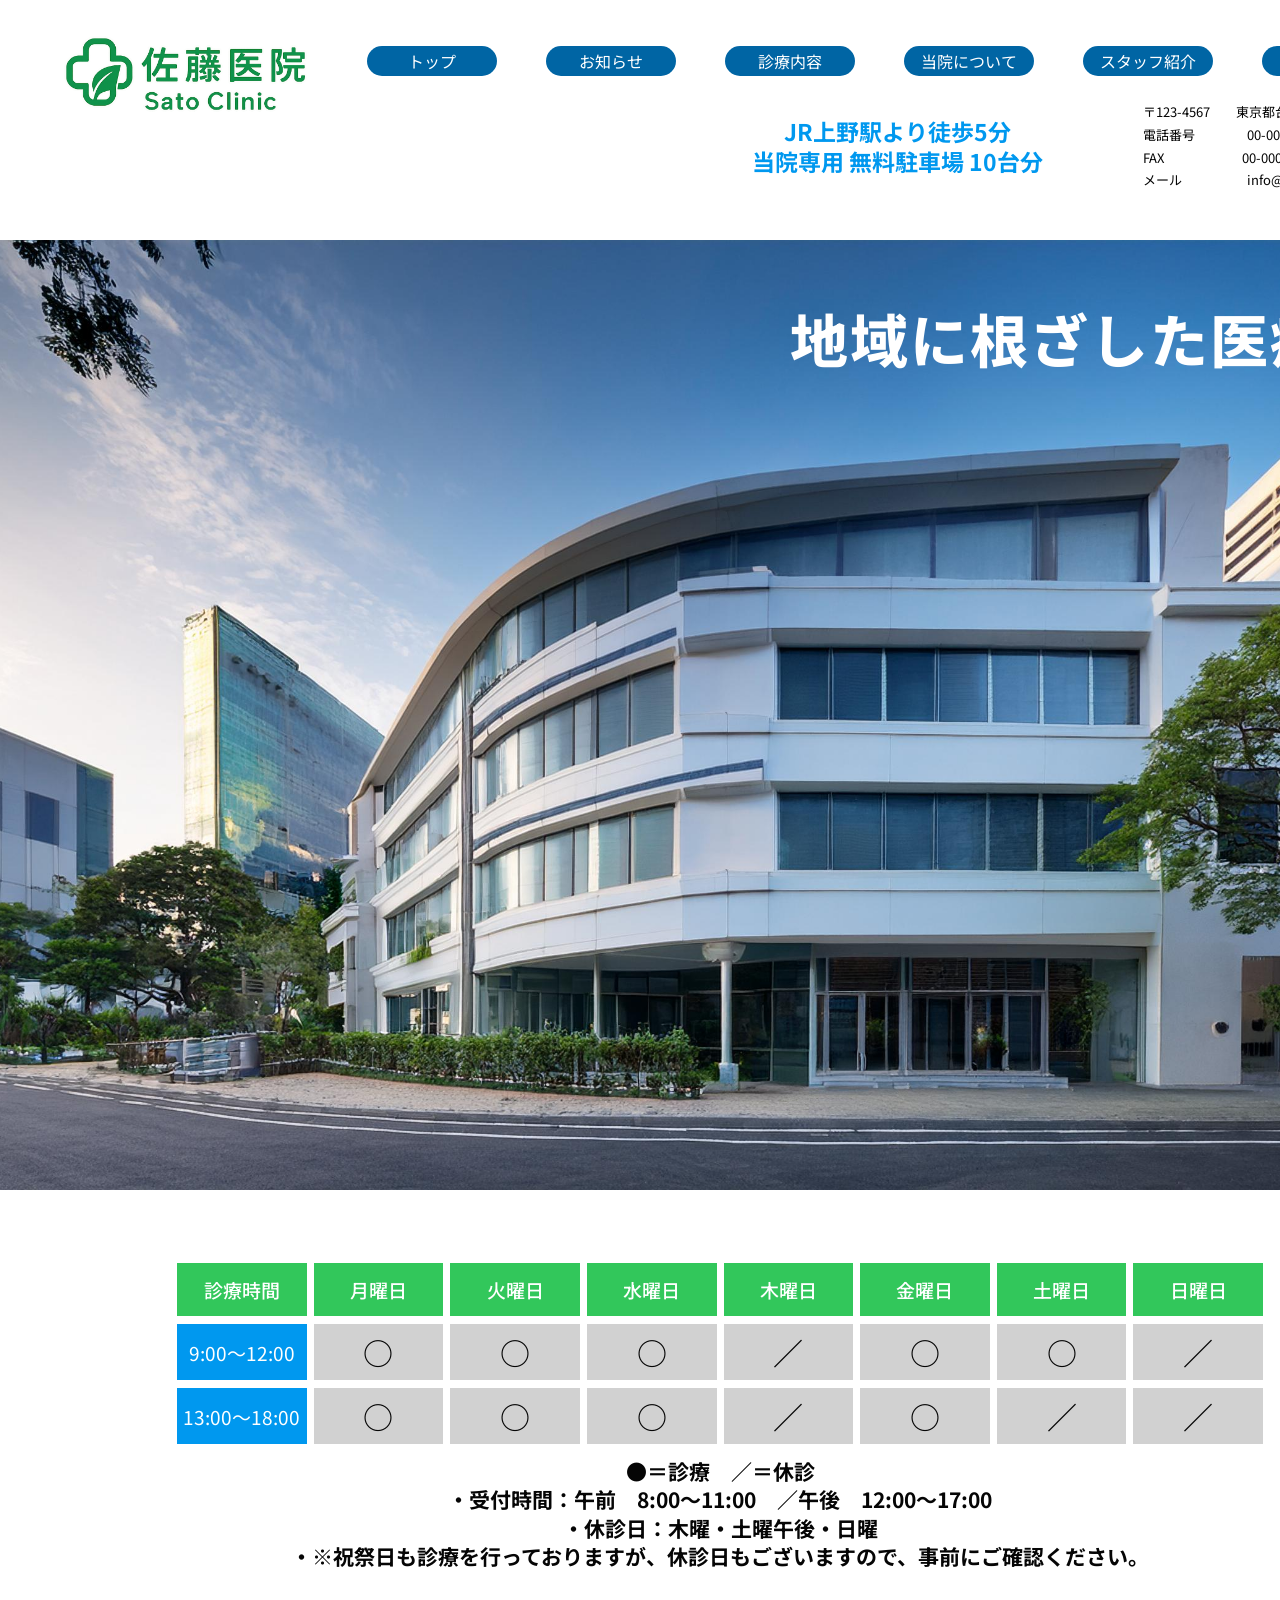
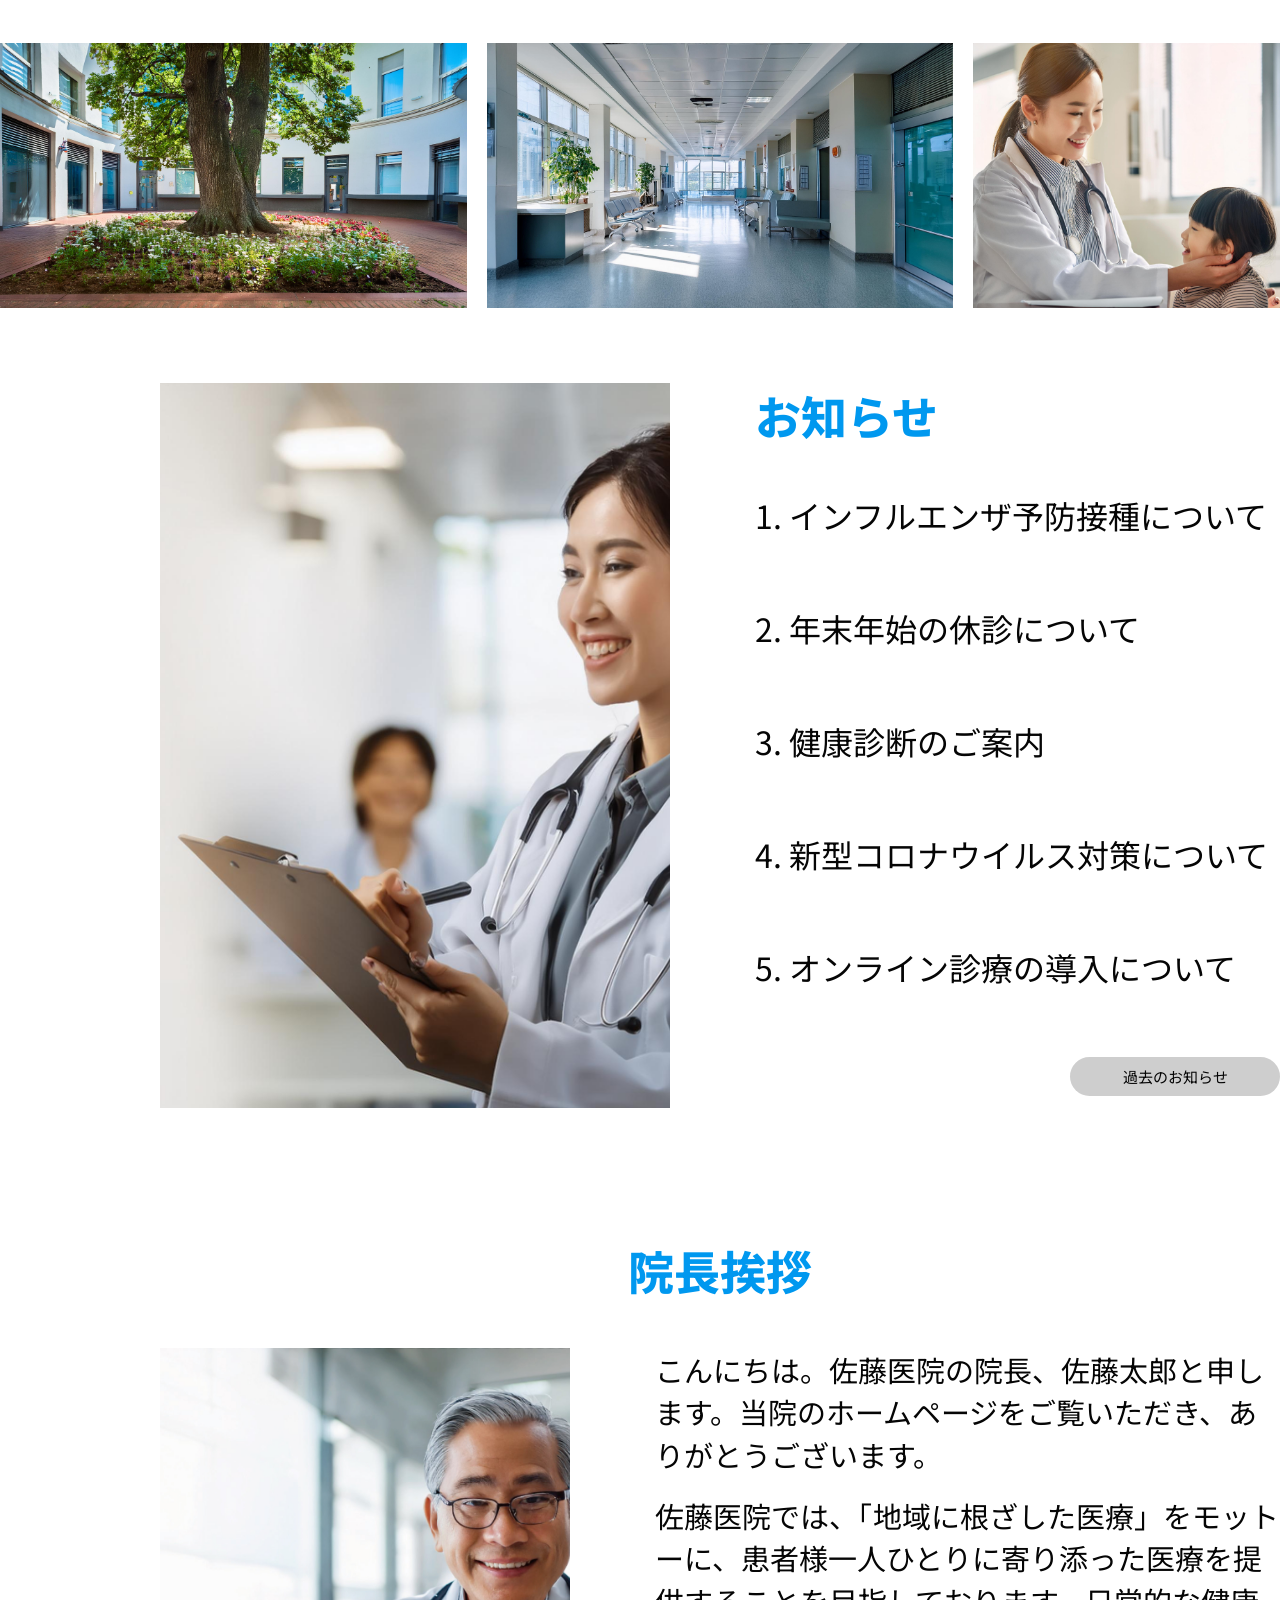
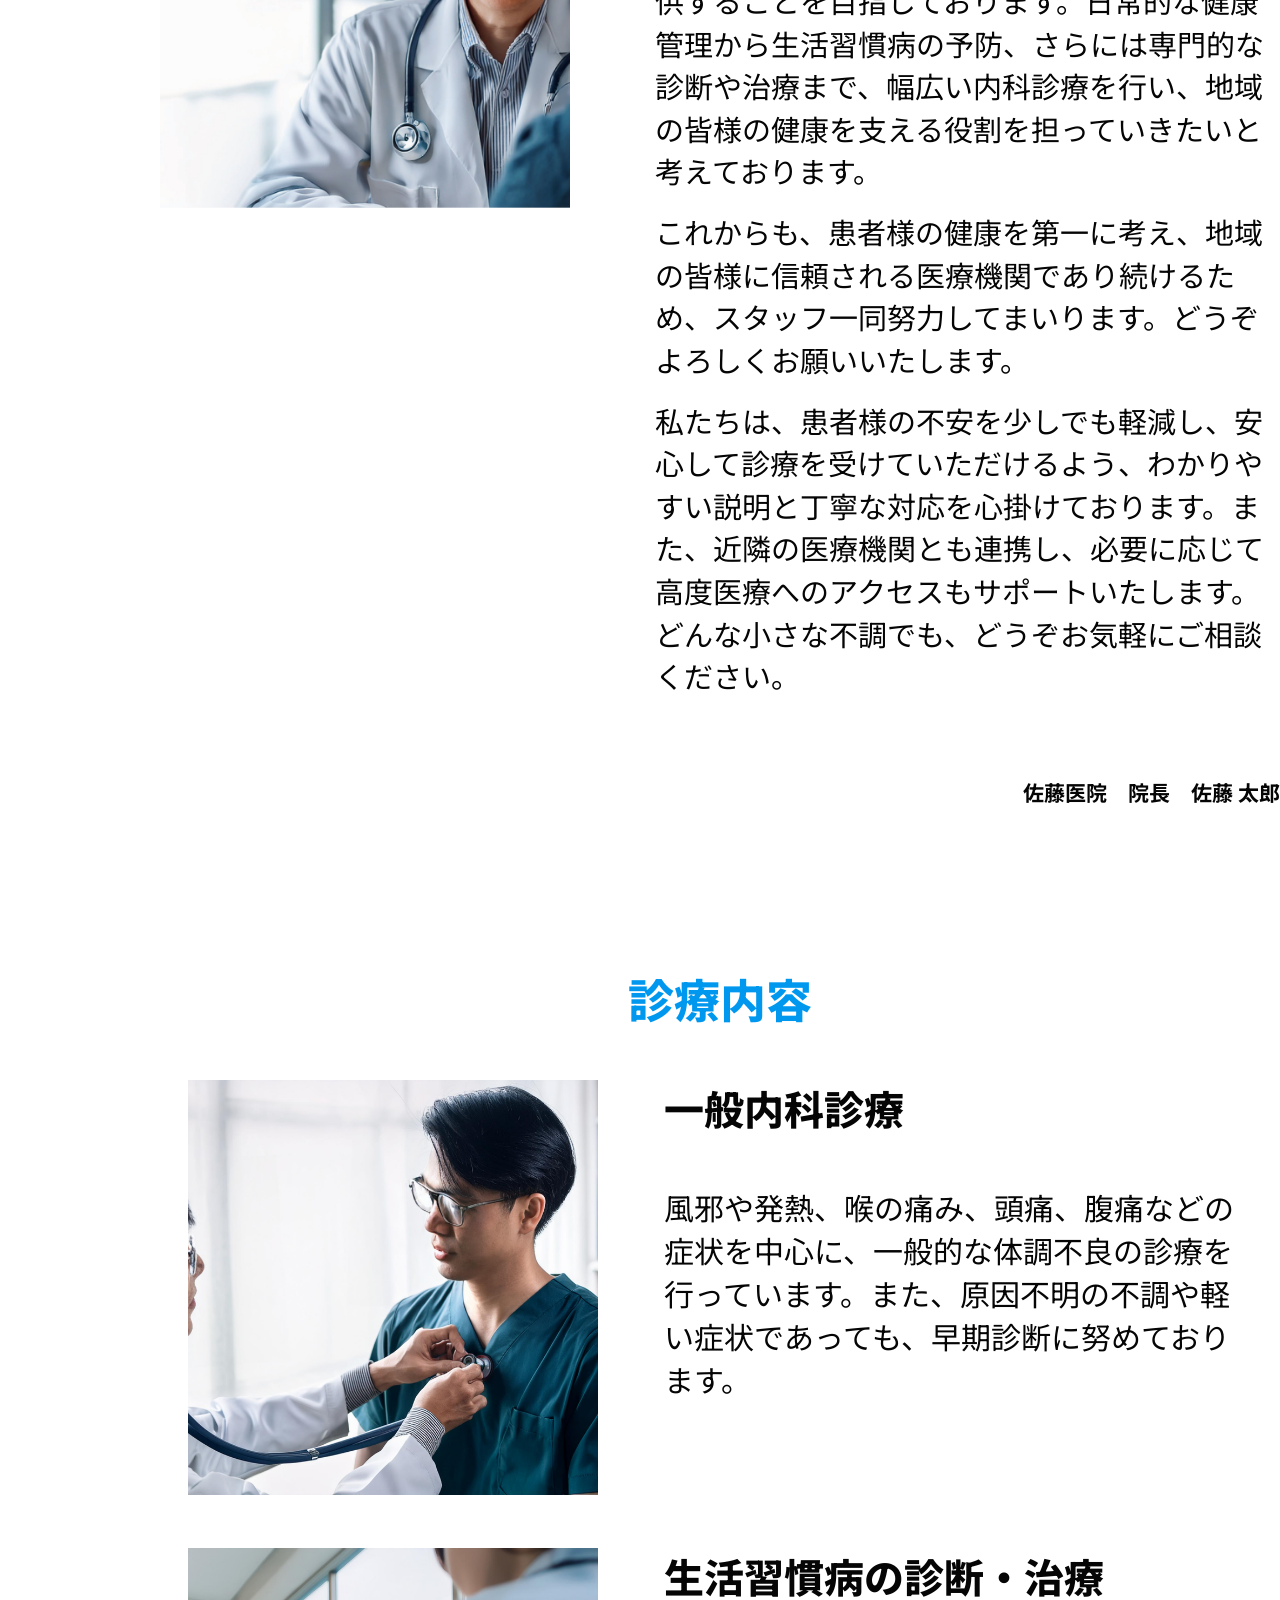
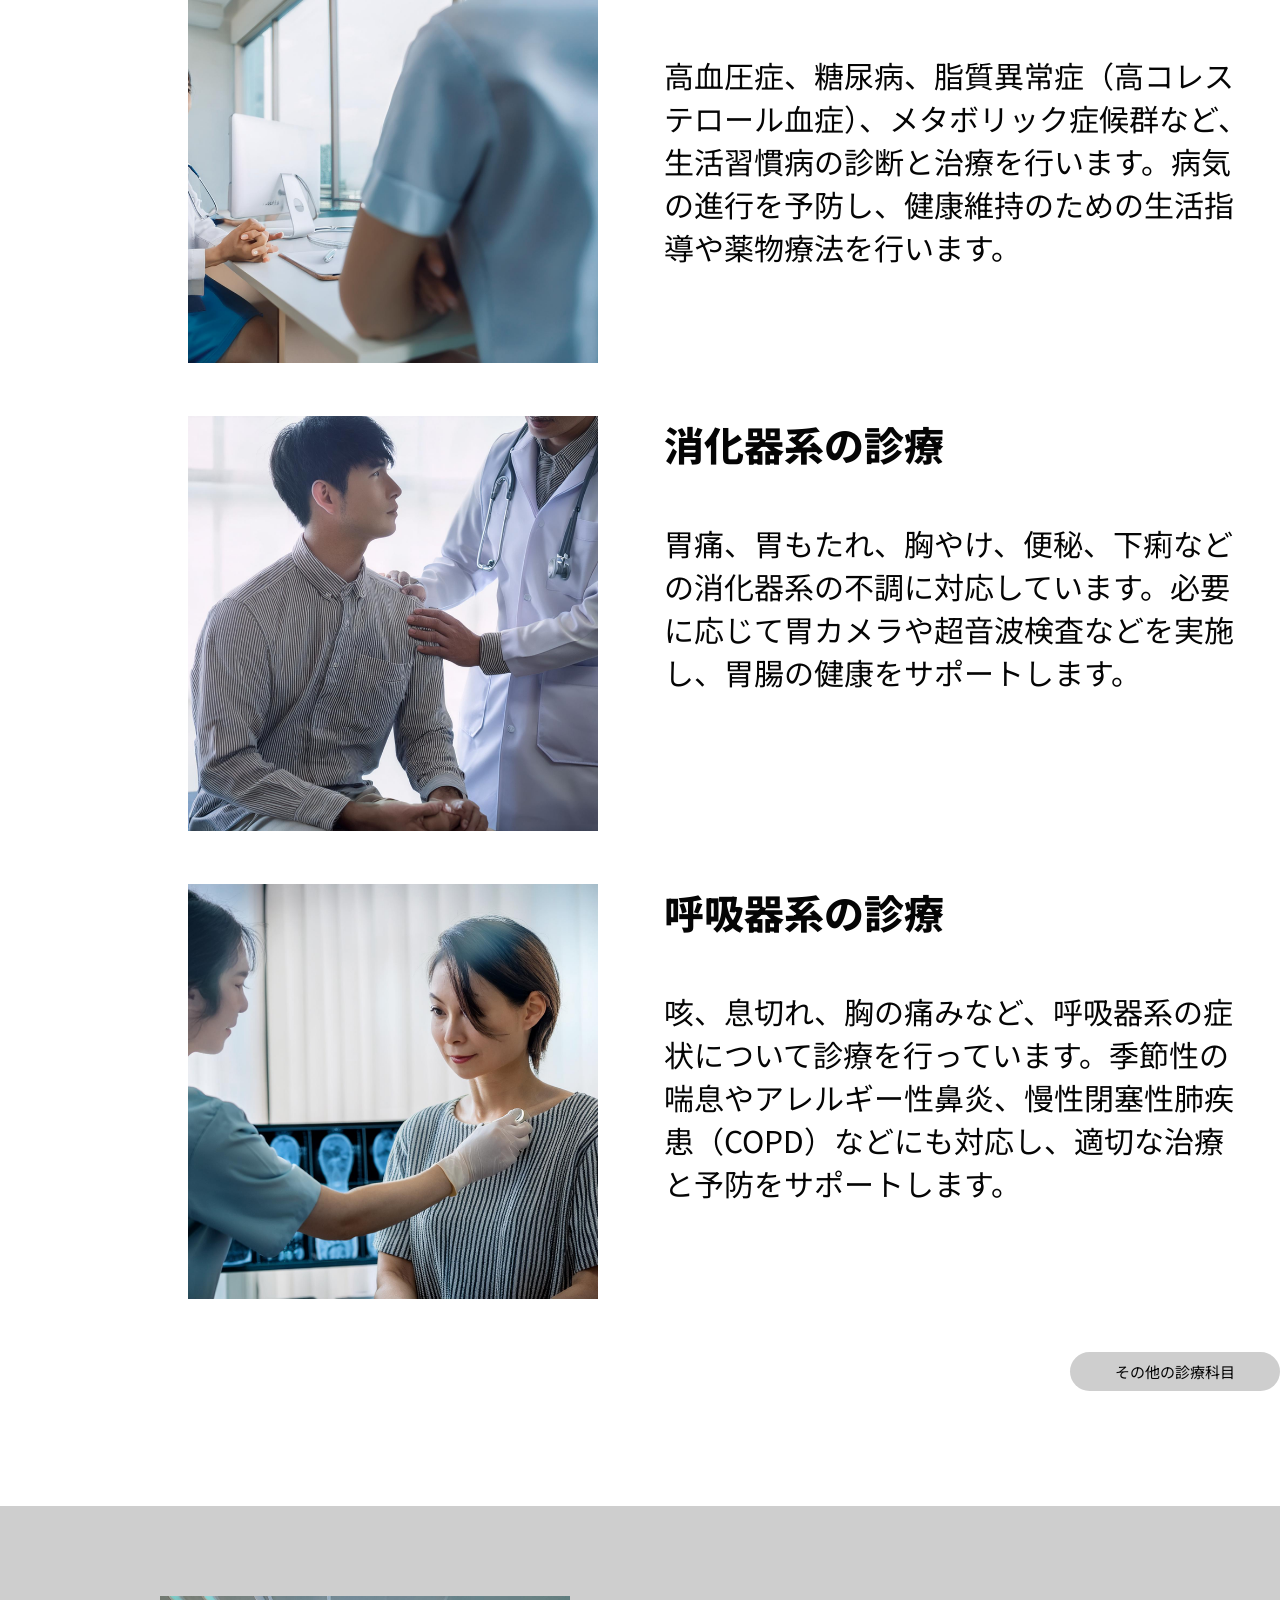
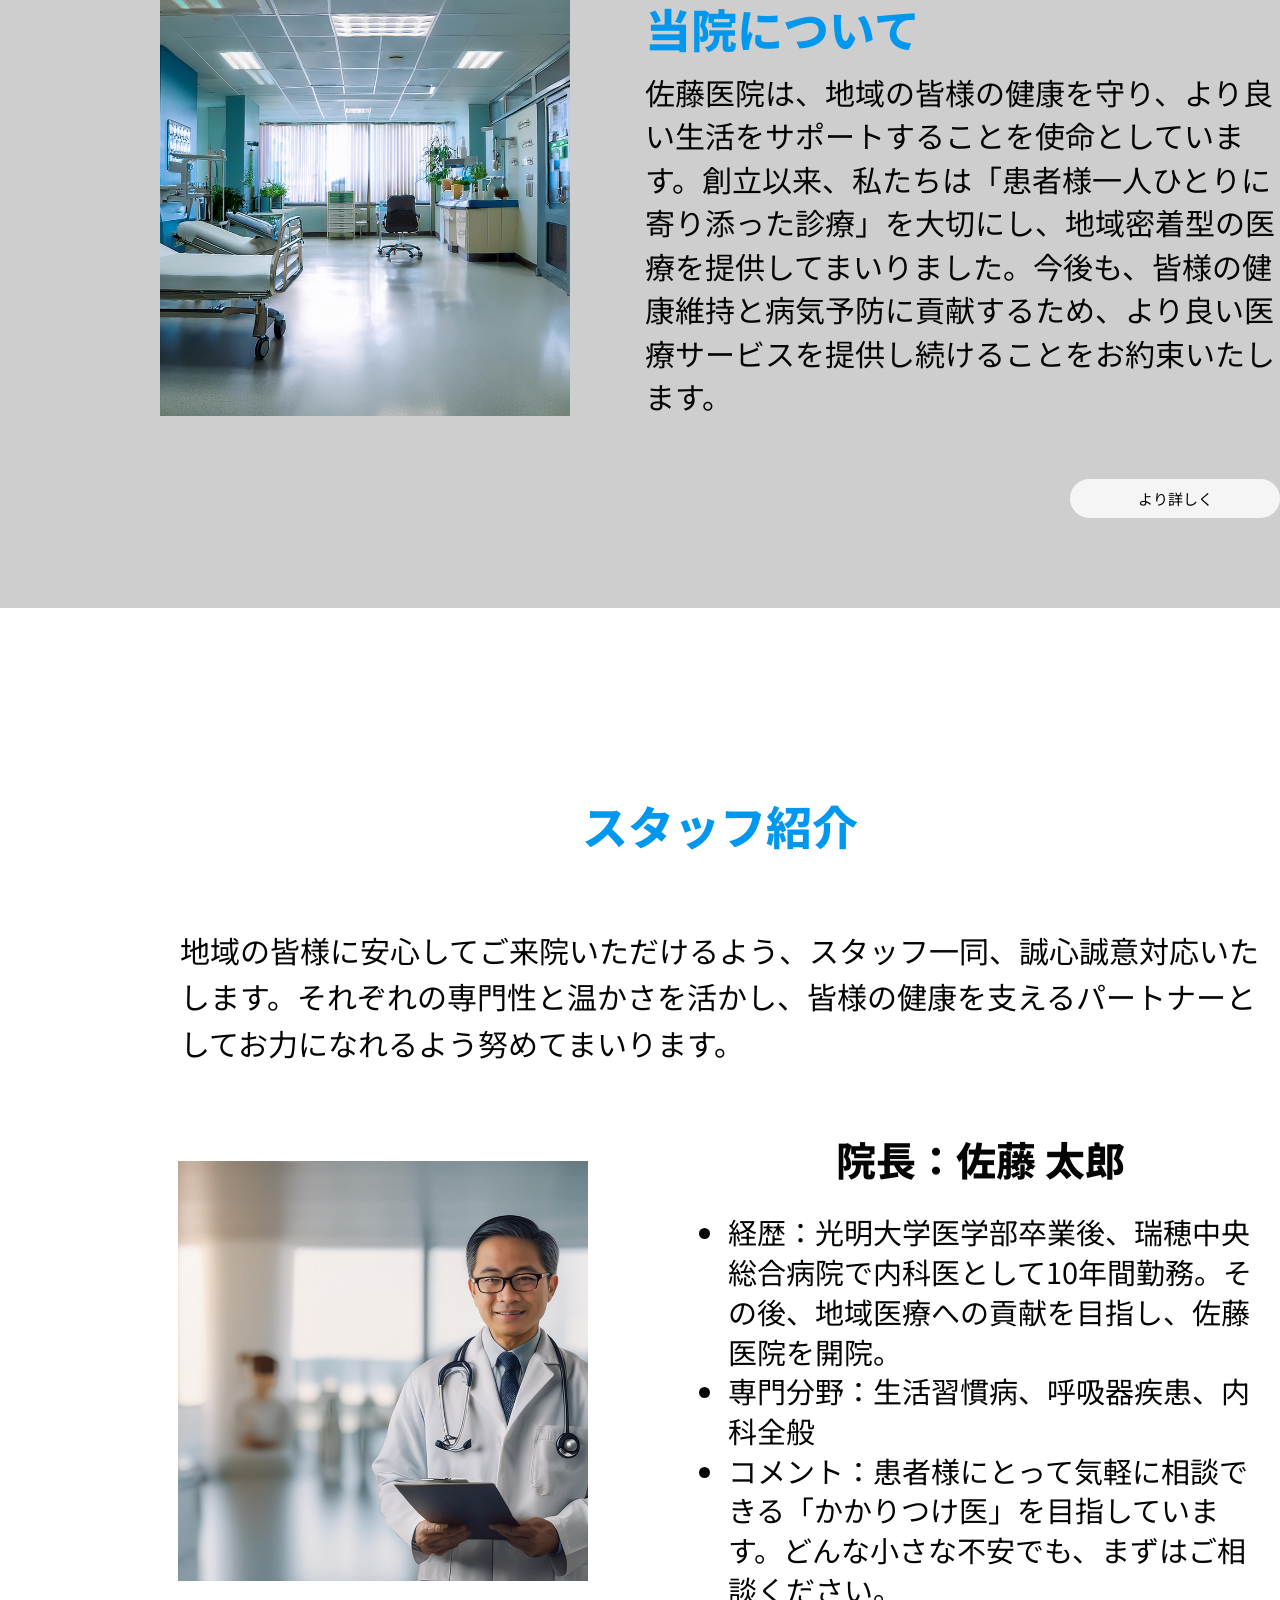
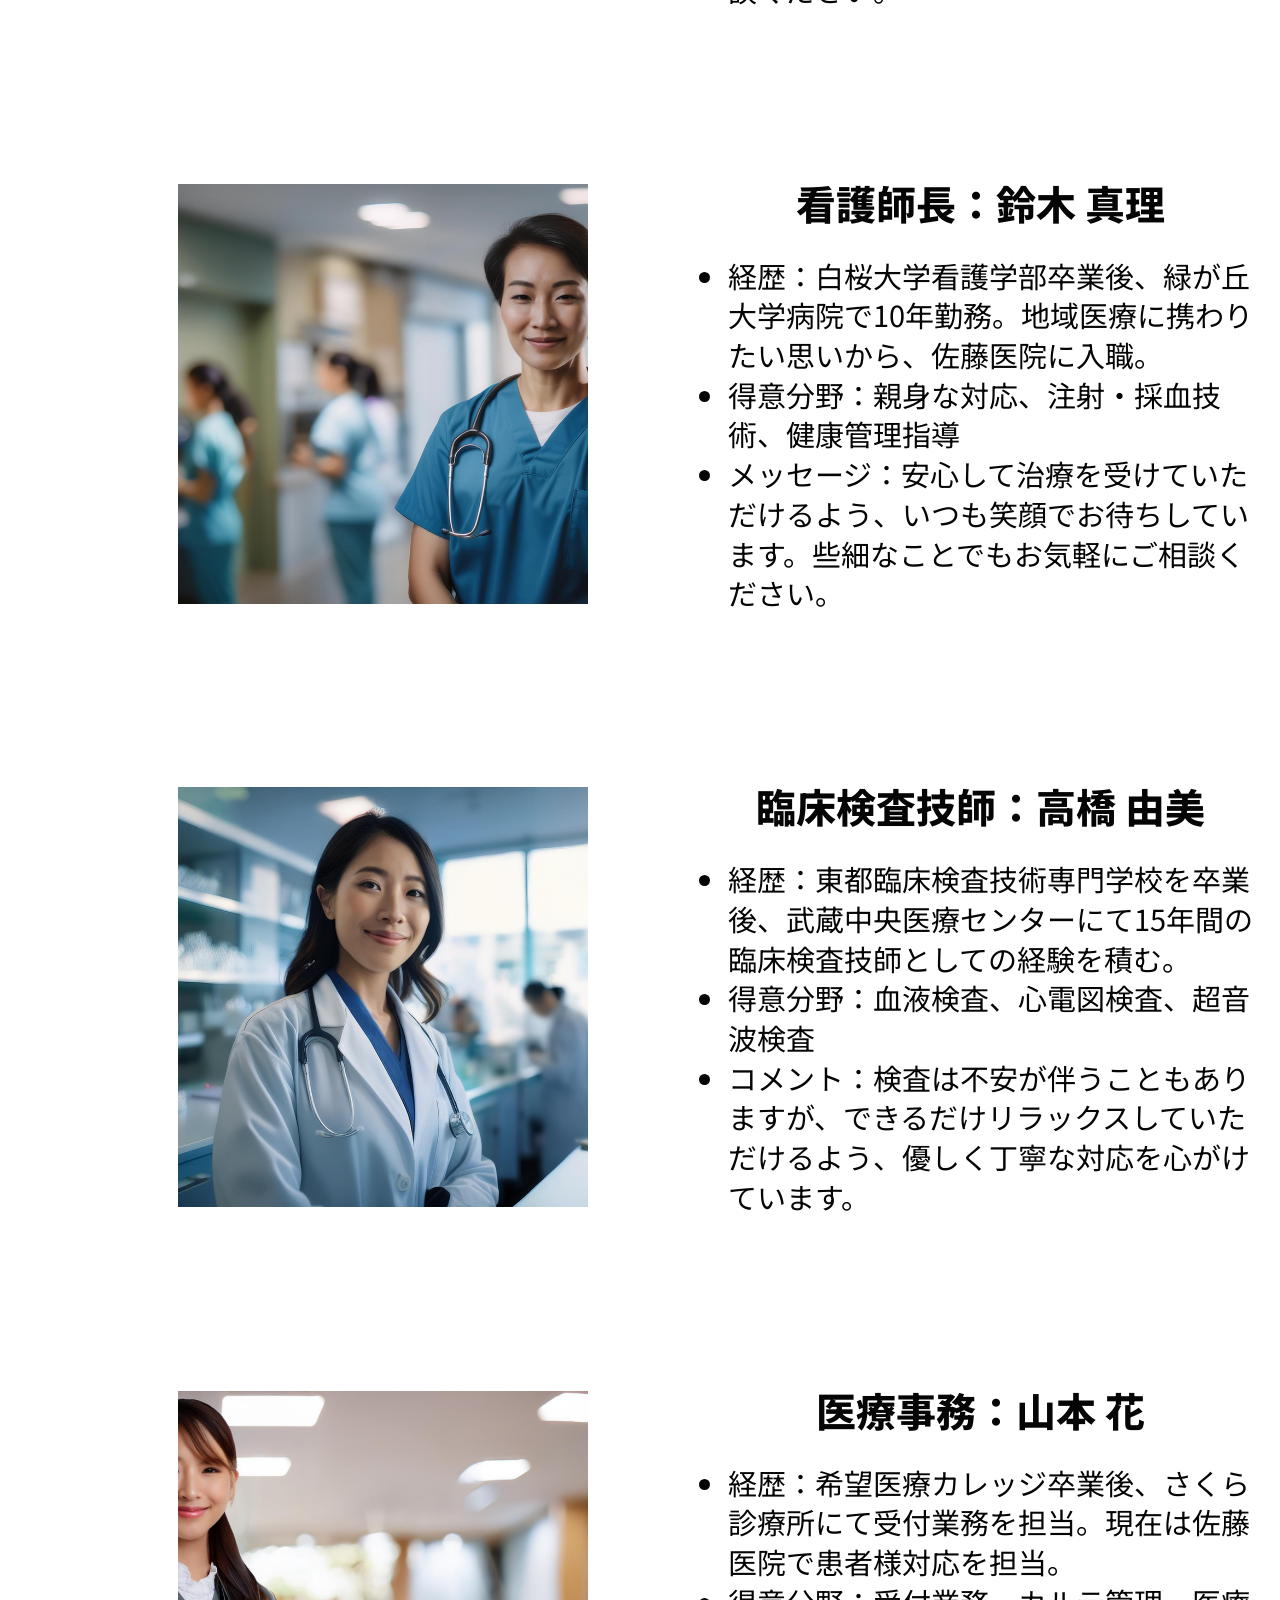
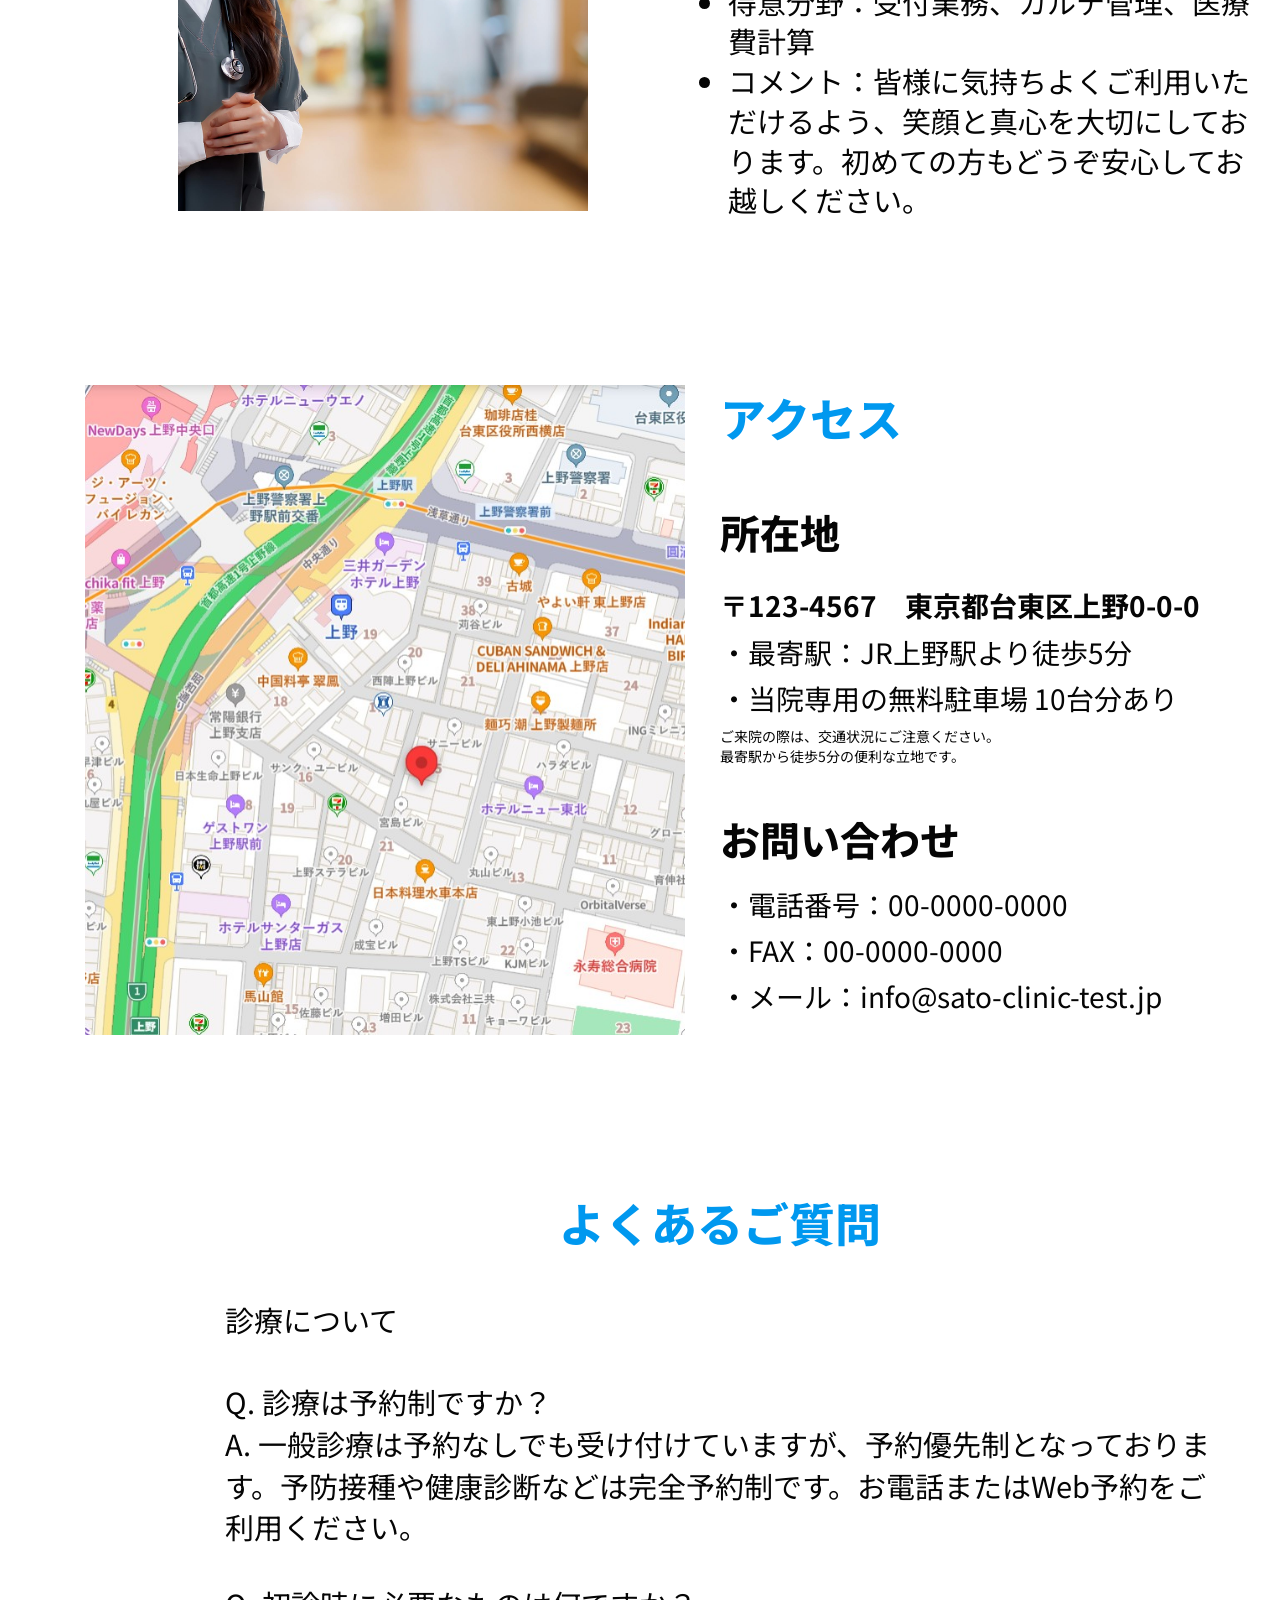
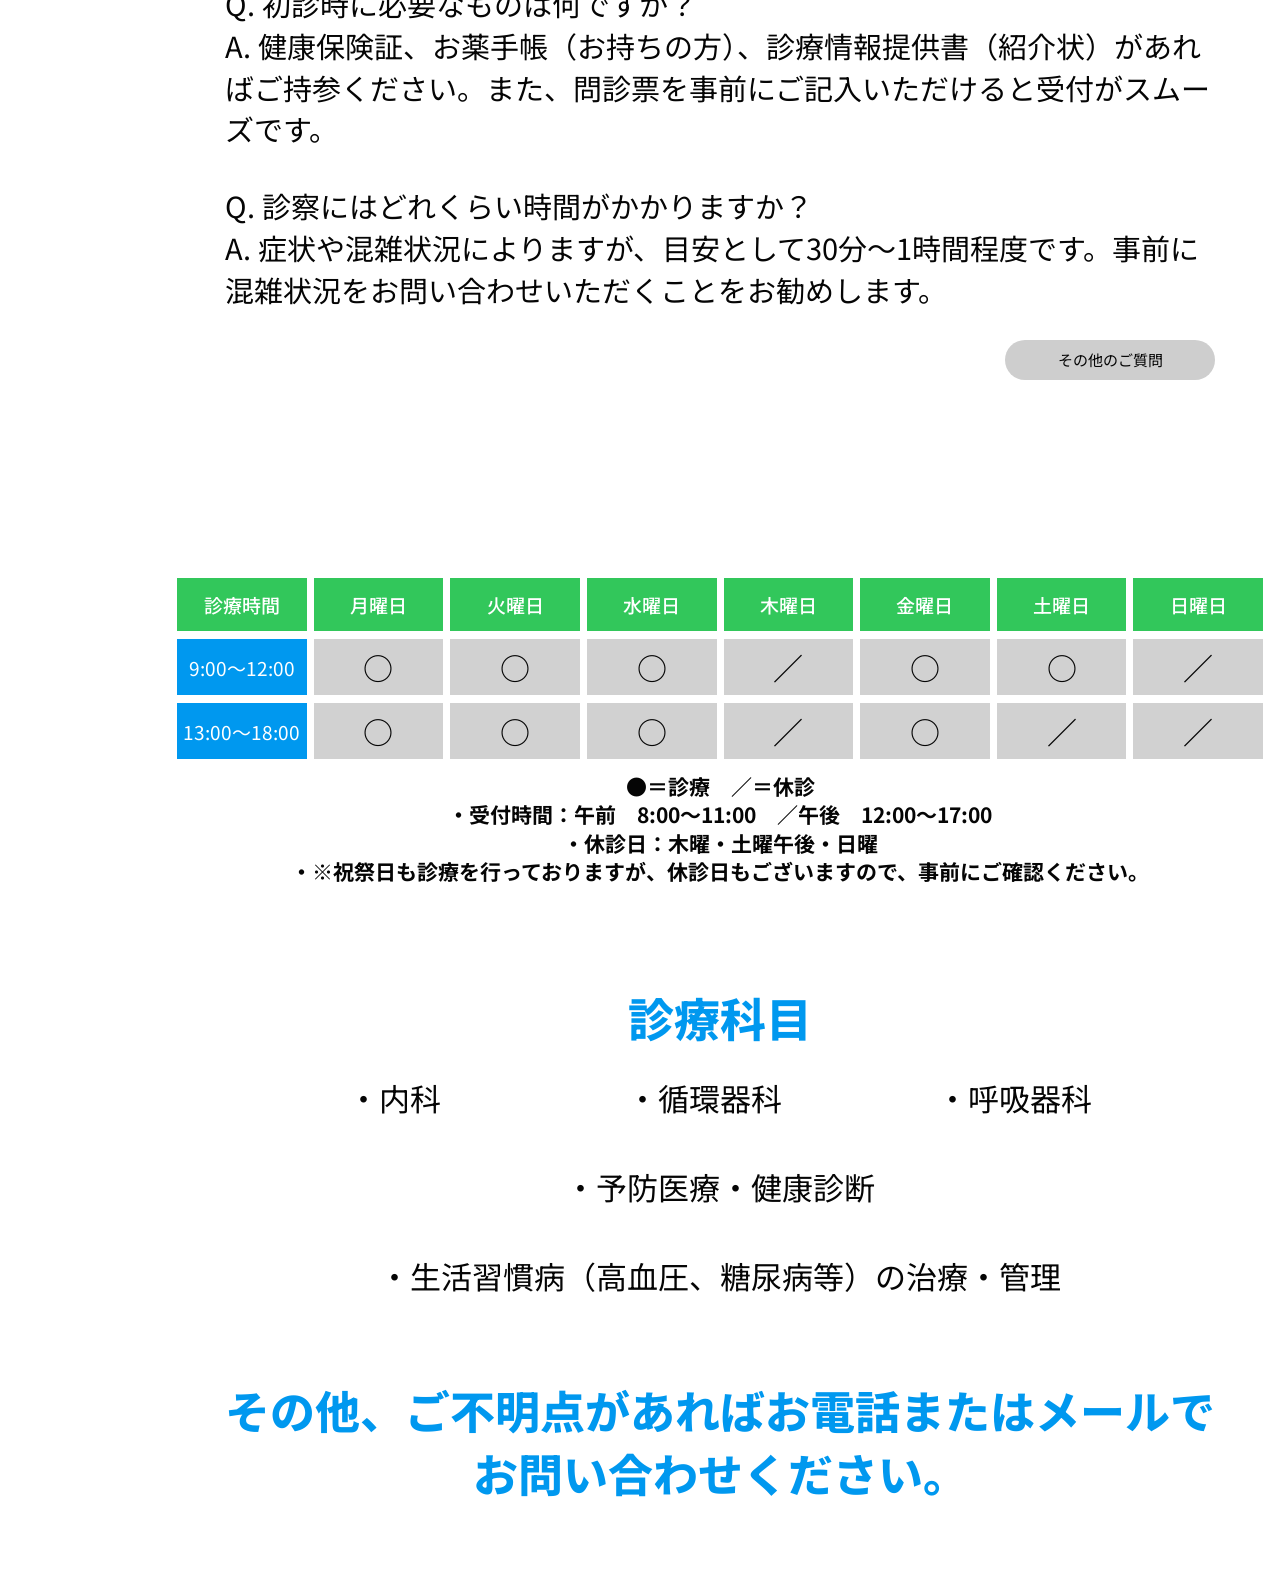
<file: index.html>
<!DOCTYPE html>
<html lang="ja"><head><meta charset="UTF-8"><meta name="viewport" content="width=device-width, initial-scale=1"><title>佐藤医院 | 地域に根ざした医療</title><link rel="preconnect" href="https://fonts.googleapis.com"><link rel="preconnect" href="https://fonts.gstatic.com" crossorigin><link href="https://fonts.googleapis.com/css2?family=Noto+Sans+JP:wght@400;500;600;700;800&display=swap" rel="stylesheet"><link rel="stylesheet" href="./css/style.css"></head>
<body class="home" id="top">
<header class="site-header"><a class="brand" href="#top"><img src="./assets/logo_1.png" alt="佐藤医院 Sato Clinic"></a><div class="header-right"><nav class="primary-nav" aria-label="メインナビゲーション"><a href="#top">トップ</a><a href="#news">お知らせ</a><a href="#services">診療内容</a><a href="#about">当院について</a><a href="#staff">スタッフ紹介</a><a href="#access">アクセス</a></nav><div class="header-info"><strong>JR上野駅より徒歩5分<br>当院専用 無料駐車場 10台分</strong><p>〒123-4567　　東京都台東区上野0-0-0<br>電話番号　　　　00-0000-0000<br>FAX　　　　　　00-0000-0000<br>メール　　　　　info@sato-clinic-test.jp</p></div></div></header>
<main>
<section class="hero" aria-label="地域に根ざした医療"><img src="./assets/Rectangle_1.jpg" alt="佐藤医院の建物"><h1>地域に根ざした医療</h1></section>
<section class="hours" aria-label="診療時間"><div class="hours-inner"><table><thead><tr><th>診療時間</th><th>月曜日</th><th>火曜日</th><th>水曜日</th><th>木曜日</th><th>金曜日</th><th>土曜日</th><th>日曜日</th></tr></thead><tbody><tr><th>9:00〜12:00</th><td>○</td><td>○</td><td>○</td><td>／</td><td>○</td><td>○</td><td>／</td></tr><tr><th>13:00〜18:00</th><td>○</td><td>○</td><td>○</td><td>／</td><td>○</td><td>／</td><td>／</td></tr></tbody></table><p>●＝診療　／＝休診<br>・受付時間：午前　8:00〜11:00　／午後　12:00〜17:00<br>・休診日：木曜・土曜午後・日曜<br>・※祝祭日も診療を行っておりますが、休診日もございますので、事前にご確認ください。</p></div></section>
<div class="photo-strip"><img src="./assets/hospital_2_1.jpg" alt="医院の中庭"><img src="./assets/hospital_6_1.jpg" alt="院内の廊下"><img src="./assets/patient_1_1.jpg" alt="診察の様子"></div>
<section class="content-section news-section" id="news"><img class="news-photo" src="./assets/medical_3_1.jpg" alt="医療スタッフ"><div class="news-copy"><h2>お知らせ</h2><ol><li>インフルエンザ予防接種について</li><li>年末年始の休診について</li><li>健康診断のご案内</li><li>新型コロナウイルス対策について</li><li>オンライン診療の導入について</li></ol><a class="pill-link" href="./news.html">過去のお知らせ</a></div></section>
<section class="content-section greeting" id="greeting"><h2>院長挨拶</h2><div class="greeting-grid"><img src="./assets/firstView_1.jpg" alt="院長の診察風景"><div><p>こんにちは。佐藤医院の院長、佐藤太郎と申します。当院のホームページをご覧いただき、ありがとうございます。</p><p>佐藤医院では、「地域に根ざした医療」をモットーに、患者様一人ひとりに寄り添った医療を提供することを目指しております。日常的な健康管理から生活習慣病の予防、さらには専門的な診断や治療まで、幅広い内科診療を行い、地域の皆様の健康を支える役割を担っていきたいと考えております。</p><p>これからも、患者様の健康を第一に考え、地域の皆様に信頼される医療機関であり続けるため、スタッフ一同努力してまいります。どうぞよろしくお願いいたします。</p><p>私たちは、患者様の不安を少しでも軽減し、安心して診療を受けていただけるよう、わかりやすい説明と丁寧な対応を心掛けております。また、近隣の医療機関とも連携し、必要に応じて高度医療へのアクセスもサポートいたします。どんな小さな不調でも、どうぞお気軽にご相談ください。</p><p class="signature">佐藤医院　院長　佐藤 太郎</p></div></div></section>
<section class="content-section services" id="services"><h2>診療内容</h2><div class="service-list"><article class="media-row"><img src="./assets/medical_11_1.jpg" alt="一般内科診療"><div><h3>一般内科診療</h3><p>風邪や発熱、喉の痛み、頭痛、腹痛などの症状を中心に、一般的な体調不良の診療を行っています。また、原因不明の不調や軽い症状であっても、早期診断に努めております。</p></div></article><article class="media-row"><img src="./assets/medical_9_1.jpg" alt="生活習慣病の診療"><div><h3>生活習慣病の診断・治療</h3><p>高血圧症、糖尿病、脂質異常症（高コレステロール血症）、メタボリック症候群など、生活習慣病の診断と治療を行います。病気の進行を予防し、健康維持のための生活指導や薬物療法を行います。</p></div></article><article class="media-row"><img src="./assets/patient_2_1.jpg" alt="消化器系の診療"><div><h3>消化器系の診療</h3><p>胃痛、胃もたれ、胸やけ、便秘、下痢などの消化器系の不調に対応しています。必要に応じて胃カメラや超音波検査などを実施し、胃腸の健康をサポートします。</p></div></article><article class="media-row"><img src="./assets/patient_4_1.jpg" alt="呼吸器系の診療"><div><h3>呼吸器系の診療</h3><p>咳、息切れ、胸の痛みなど、呼吸器系の症状について診療を行っています。季節性の喘息やアレルギー性鼻炎、慢性閉塞性肺疾患（COPD）などにも対応し、適切な治療と予防をサポートします。</p></div></article></div><a class="pill-link end-link" href="./services.html">その他の診療科目</a></section>
<section class="about-band" id="about"><div class="about-inner"><img src="./assets/hospital_3_1.jpg" alt="佐藤医院の院内"><div><h2>当院について</h2><p>佐藤医院は、地域の皆様の健康を守り、より良い生活をサポートすることを使命としています。創立以来、私たちは「患者様一人ひとりに寄り添った診療」を大切にし、地域密着型の医療を提供してまいりました。今後も、皆様の健康維持と病気予防に貢献するため、より良い医療サービスを提供し続けることをお約束いたします。</p><a class="pill-link" href="./about.html">より詳しく</a></div></div></section>
<section class="content-section staff" id="staff"><h2>スタッフ紹介</h2><p class="staff-intro">地域の皆様に安心してご来院いただけるよう、スタッフ一同、誠心誠意対応いたします。それぞれの専門性と温かさを活かし、皆様の健康を支えるパートナーとしてお力になれるよう努めてまいります。</p><div class="staff-list"><article class="media-row"><img src="./assets/sato_taro_1.jpg" alt="院長 佐藤太郎"><div><h3>院長：佐藤 太郎</h3><ul><li>経歴：光明大学医学部卒業後、瑞穂中央総合病院で内科医として10年間勤務。その後、地域医療への貢献を目指し、佐藤医院を開院。</li><li>専門分野：生活習慣病、呼吸器疾患、内科全般</li><li>コメント：患者様にとって気軽に相談できる「かかりつけ医」を目指しています。どんな小さな不安でも、まずはご相談ください。</li></ul></div></article><article class="media-row"><img src="./assets/suzuki_mari_1.jpg" alt="看護師長 鈴木真理"><div><h3>看護師長：鈴木 真理</h3><ul><li>経歴：白桜大学看護学部卒業後、緑が丘大学病院で10年勤務。地域医療に携わりたい思いから、佐藤医院に入職。</li><li>得意分野：親身な対応、注射・採血技術、健康管理指導</li><li>メッセージ：安心して治療を受けていただけるよう、いつも笑顔でお待ちしています。些細なことでもお気軽にご相談ください。</li></ul></div></article><article class="media-row"><img src="./assets/takahashi_yumi_1.jpg" alt="臨床検査技師 高橋由美"><div><h3>臨床検査技師：高橋 由美</h3><ul><li>経歴：東都臨床検査技術専門学校を卒業後、武蔵中央医療センターにて15年間の臨床検査技師としての経験を積む。</li><li>得意分野：血液検査、心電図検査、超音波検査</li><li>コメント：検査は不安が伴うこともありますが、できるだけリラックスしていただけるよう、優しく丁寧な対応を心がけています。</li></ul></div></article><article class="media-row"><img src="./assets/yamamoto_hana_1.jpg" alt="医療事務 山本花"><div><h3>医療事務：山本 花</h3><ul><li>経歴：希望医療カレッジ卒業後、さくら診療所にて受付業務を担当。現在は佐藤医院で患者様対応を担当。</li><li>得意分野：受付業務、カルテ管理、医療費計算</li><li>コメント：皆様に気持ちよくご利用いただけるよう、笑顔と真心を大切にしております。初めての方もどうぞ安心してお越しください。</li></ul></div></article></div></section>
<section class="access-section" id="access"><img src="./assets/map_1.jpg" alt="上野駅から佐藤医院への周辺地図"><div><h2>アクセス</h2><h3>所在地</h3><p><strong>〒123-4567　東京都台東区上野0-0-0</strong><br>・最寄駅：JR上野駅より徒歩5分<br>・当院専用の無料駐車場 10台分あり</p><small>ご来院の際は、交通状況にご注意ください。<br>最寄駅から徒歩5分の便利な立地です。</small><h3>お問い合わせ</h3><p>・電話番号：00-0000-0000<br>・FAX：00-0000-0000<br>・メール：info@sato-clinic-test.jp</p></div></section>
<section class="faq" id="faq"><h2>よくあるご質問</h2><div class="faq-body"><p>診療について</p><dl><dt>Q. 診療は予約制ですか？</dt><dd>A. 一般診療は予約なしでも受け付けていますが、予約優先制となっております。予防接種や健康診断などは完全予約制です。お電話またはWeb予約をご利用ください。</dd><dt>Q. 初診時に必要なものは何ですか？</dt><dd>A. 健康保険証、お薬手帳（お持ちの方）、診療情報提供書（紹介状）があればご持参ください。また、問診票を事前にご記入いただけると受付がスムーズです。</dd><dt>Q. 診察にはどれくらい時間がかかりますか？</dt><dd>A. 症状や混雑状況によりますが、目安として30分〜1時間程度です。事前に混雑状況をお問い合わせいただくことをお勧めします。</dd></dl><a class="pill-link end-link" href="./faq.html">その他のご質問</a></div></section>
<section class="hours bottom-hours" aria-label="診療時間（再掲）"><div class="hours-inner"><table><thead><tr><th>診療時間</th><th>月曜日</th><th>火曜日</th><th>水曜日</th><th>木曜日</th><th>金曜日</th><th>土曜日</th><th>日曜日</th></tr></thead><tbody><tr><th>9:00〜12:00</th><td>○</td><td>○</td><td>○</td><td>／</td><td>○</td><td>○</td><td>／</td></tr><tr><th>13:00〜18:00</th><td>○</td><td>○</td><td>○</td><td>／</td><td>○</td><td>／</td><td>／</td></tr></tbody></table><p>●＝診療　／＝休診<br>・受付時間：午前　8:00〜11:00　／午後　12:00〜17:00<br>・休診日：木曜・土曜午後・日曜<br>・※祝祭日も診療を行っておりますが、休診日もございますので、事前にご確認ください。</p></div></section>
<section class="departments"><h2>診療科目</h2><p>・内科　　　　　　・循環器科　　　　　・呼吸器科</p><p>・予防医療・健康診断</p><p>・生活習慣病（高血圧、糖尿病等）の治療・管理</p></section><p class="contact-note">その他、ご不明点があればお電話またはメールで<br>お問い合わせください。</p>
</main><footer class="site-footer">© Sato Clinic</footer></body></html>
</file>
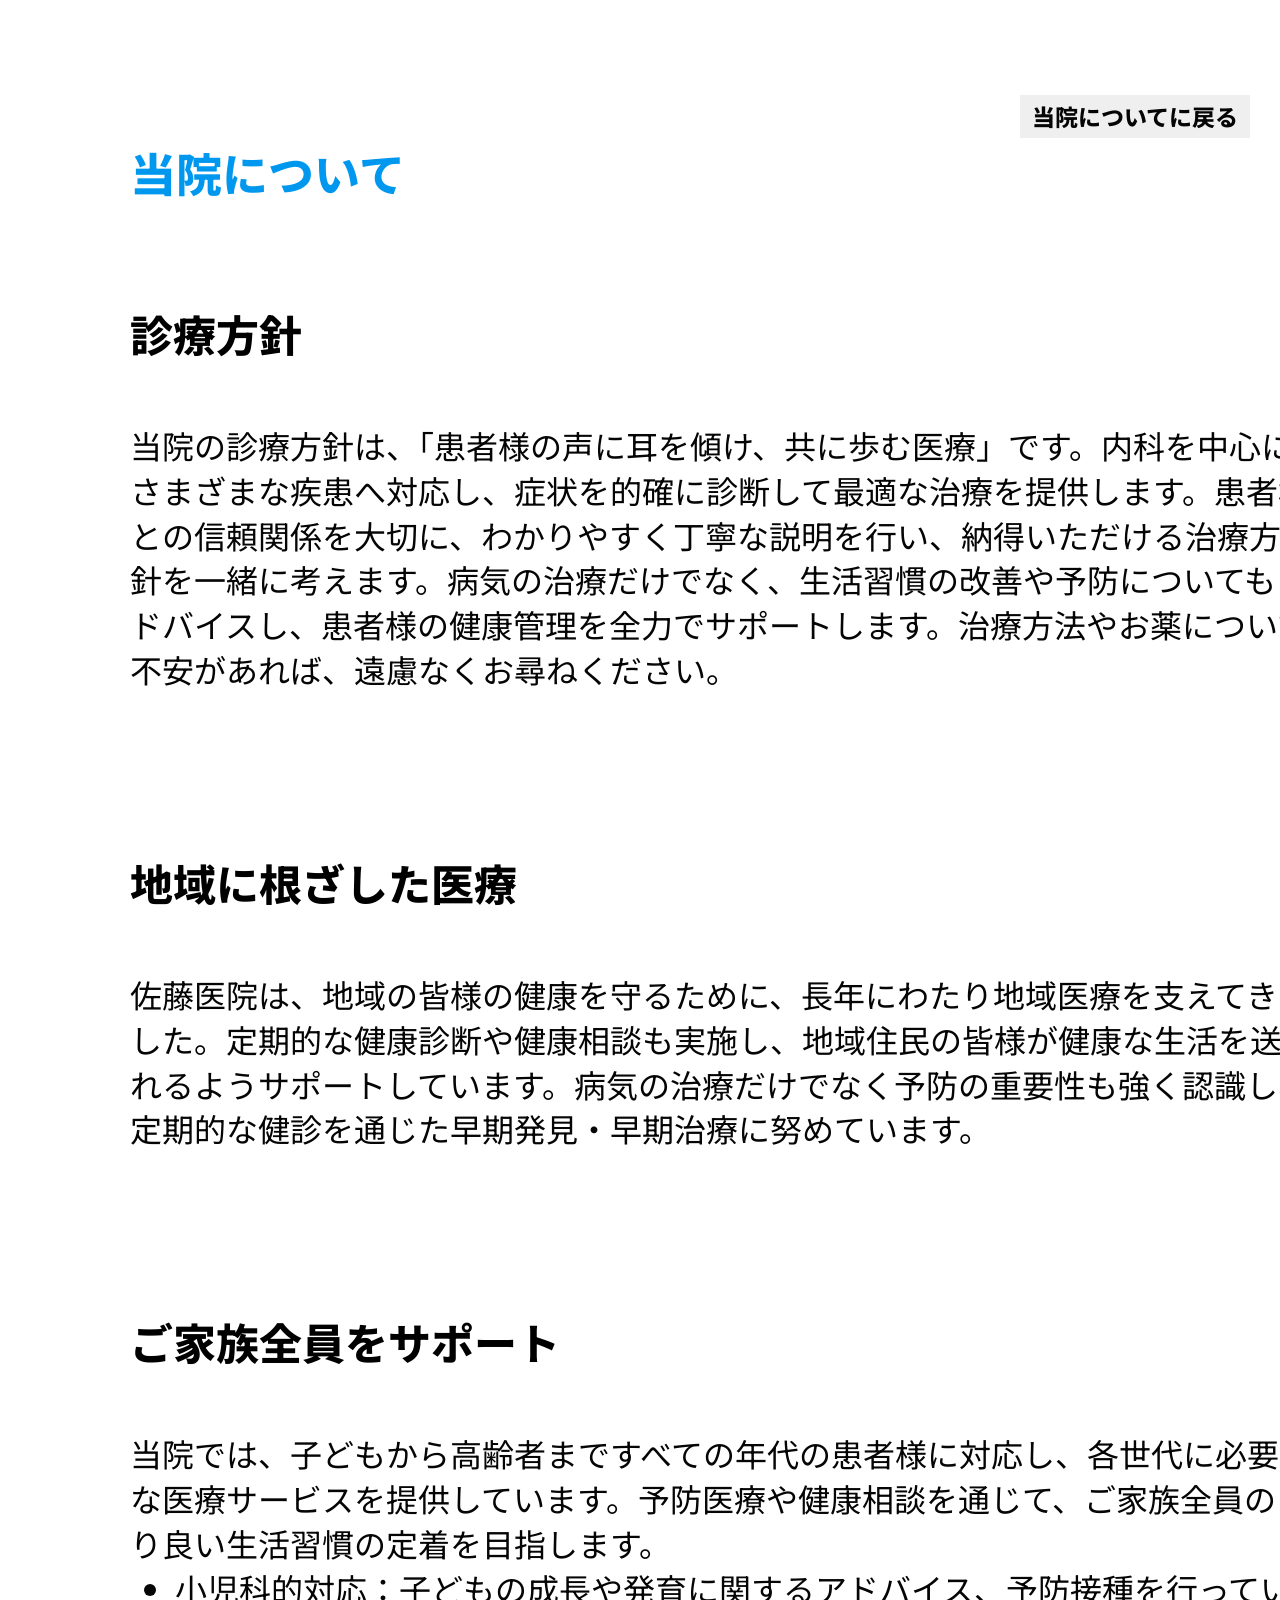
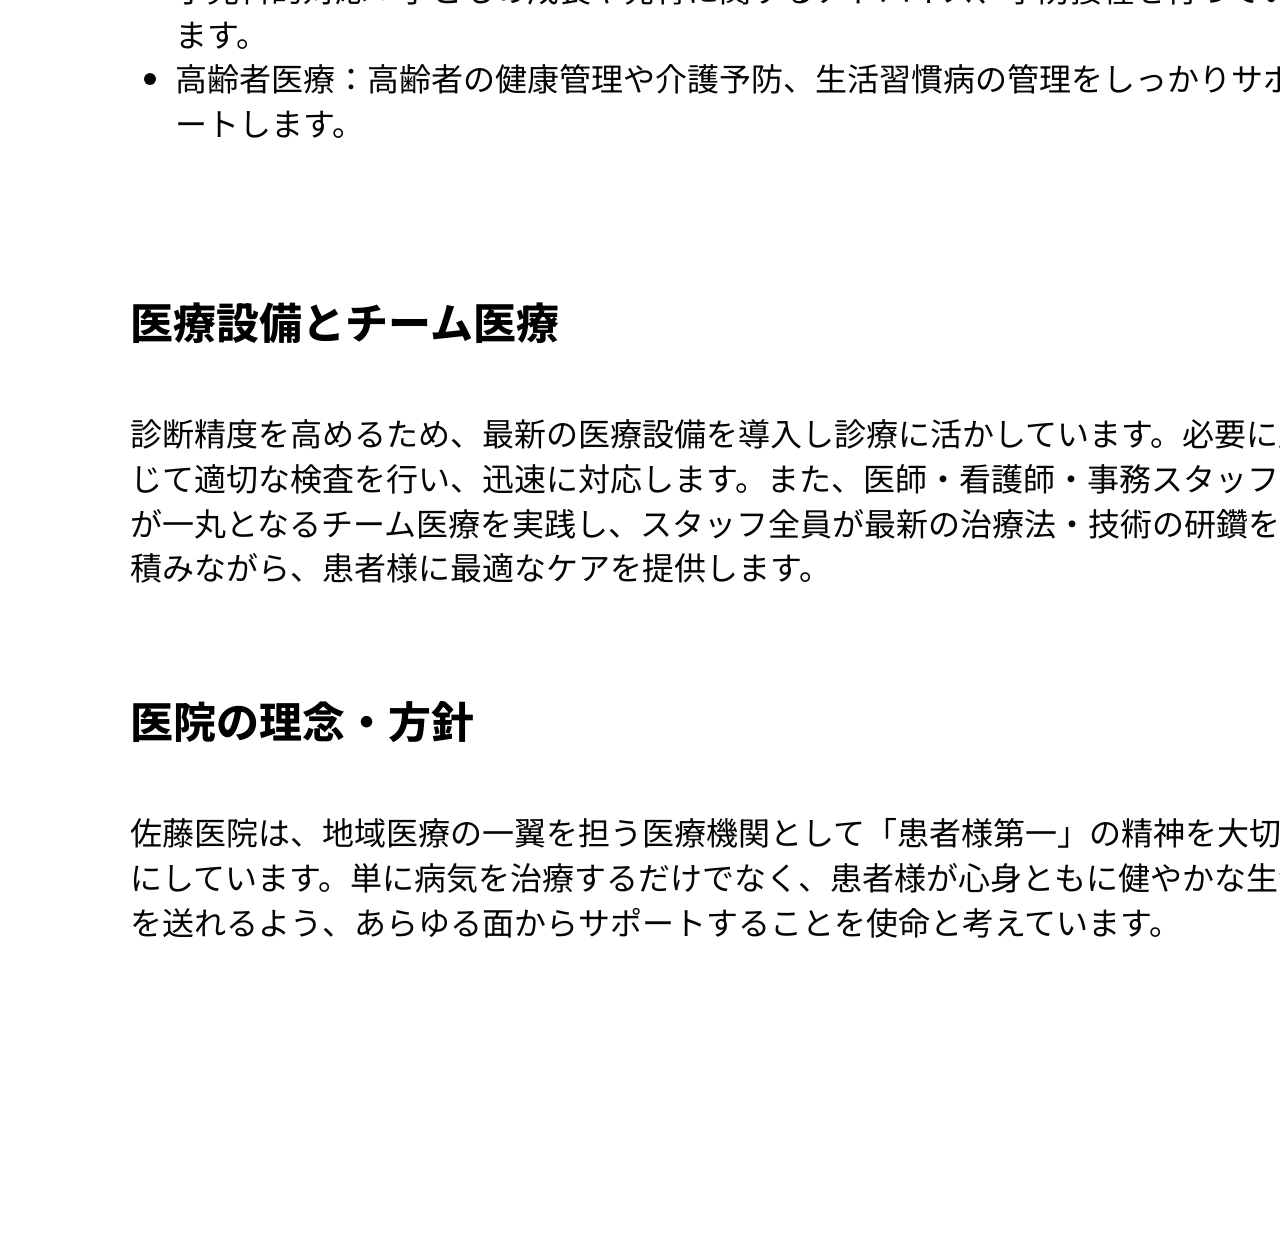
<file: about.html>
<!DOCTYPE html><html lang="ja"><head><meta charset="UTF-8"><meta name="viewport" content="width=1440"><title>当院について | 佐藤医院</title><link rel="preconnect" href="https://fonts.googleapis.com"><link rel="preconnect" href="https://fonts.gstatic.com" crossorigin><link href="https://fonts.googleapis.com/css2?family=Noto+Sans+JP:wght@400;500;700;800&display=swap" rel="stylesheet"><link rel="stylesheet" href="./css/style.css"></head><body><main class="detail detail-about"><a class="back-link" href="./index.html#about">当院についてに戻る</a><h1>当院について</h1><article><h2>診療方針</h2><p>当院の診療方針は、「患者様の声に耳を傾け、共に歩む医療」です。内科を中心にさまざまな疾患へ対応し、症状を的確に診断して最適な治療を提供します。患者様との信頼関係を大切に、わかりやすく丁寧な説明を行い、納得いただける治療方針を一緒に考えます。病気の治療だけでなく、生活習慣の改善や予防についてもアドバイスし、患者様の健康管理を全力でサポートします。治療方法やお薬について不安があれば、遠慮なくお尋ねください。</p></article><article><h2>地域に根ざした医療</h2><p>佐藤医院は、地域の皆様の健康を守るために、長年にわたり地域医療を支えてきました。定期的な健康診断や健康相談も実施し、地域住民の皆様が健康な生活を送れるようサポートしています。病気の治療だけでなく予防の重要性も強く認識し、定期的な健診を通じた早期発見・早期治療に努めています。</p></article><article><h2>ご家族全員をサポート</h2><p>当院では、子どもから高齢者まですべての年代の患者様に対応し、各世代に必要な医療サービスを提供しています。予防医療や健康相談を通じて、ご家族全員のより良い生活習慣の定着を目指します。</p><ul><li>小児科的対応：子どもの成長や発育に関するアドバイス、予防接種を行っています。</li><li>高齢者医療：高齢者の健康管理や介護予防、生活習慣病の管理をしっかりサポートします。</li></ul></article><article><h2>医療設備とチーム医療</h2><p>診断精度を高めるため、最新の医療設備を導入し診療に活かしています。必要に応じて適切な検査を行い、迅速に対応します。また、医師・看護師・事務スタッフが一丸となるチーム医療を実践し、スタッフ全員が最新の治療法・技術の研鑽を積みながら、患者様に最適なケアを提供します。</p></article><article><h2>医院の理念・方針</h2><p>佐藤医院は、地域医療の一翼を担う医療機関として「患者様第一」の精神を大切にしています。単に病気を治療するだけでなく、患者様が心身ともに健やかな生活を送れるよう、あらゆる面からサポートすることを使命と考えています。</p></article></main></body></html>
</file>
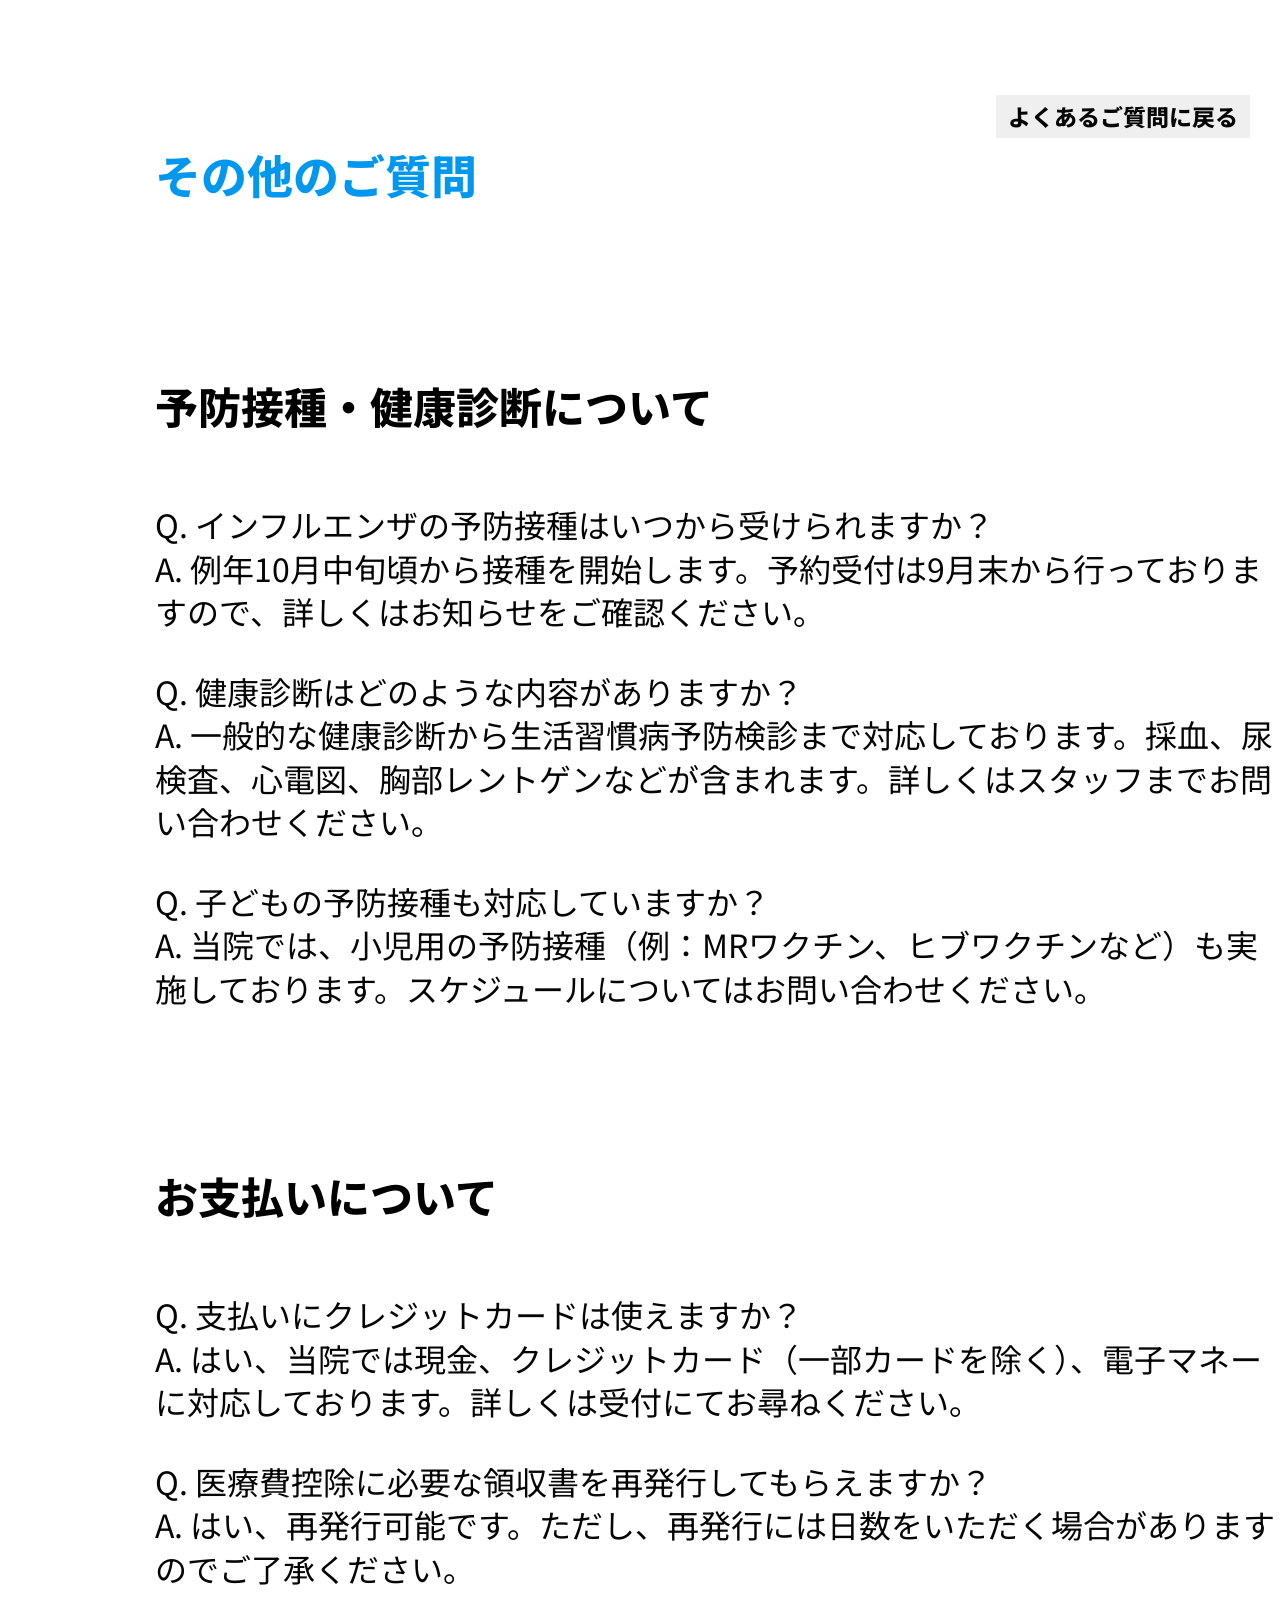
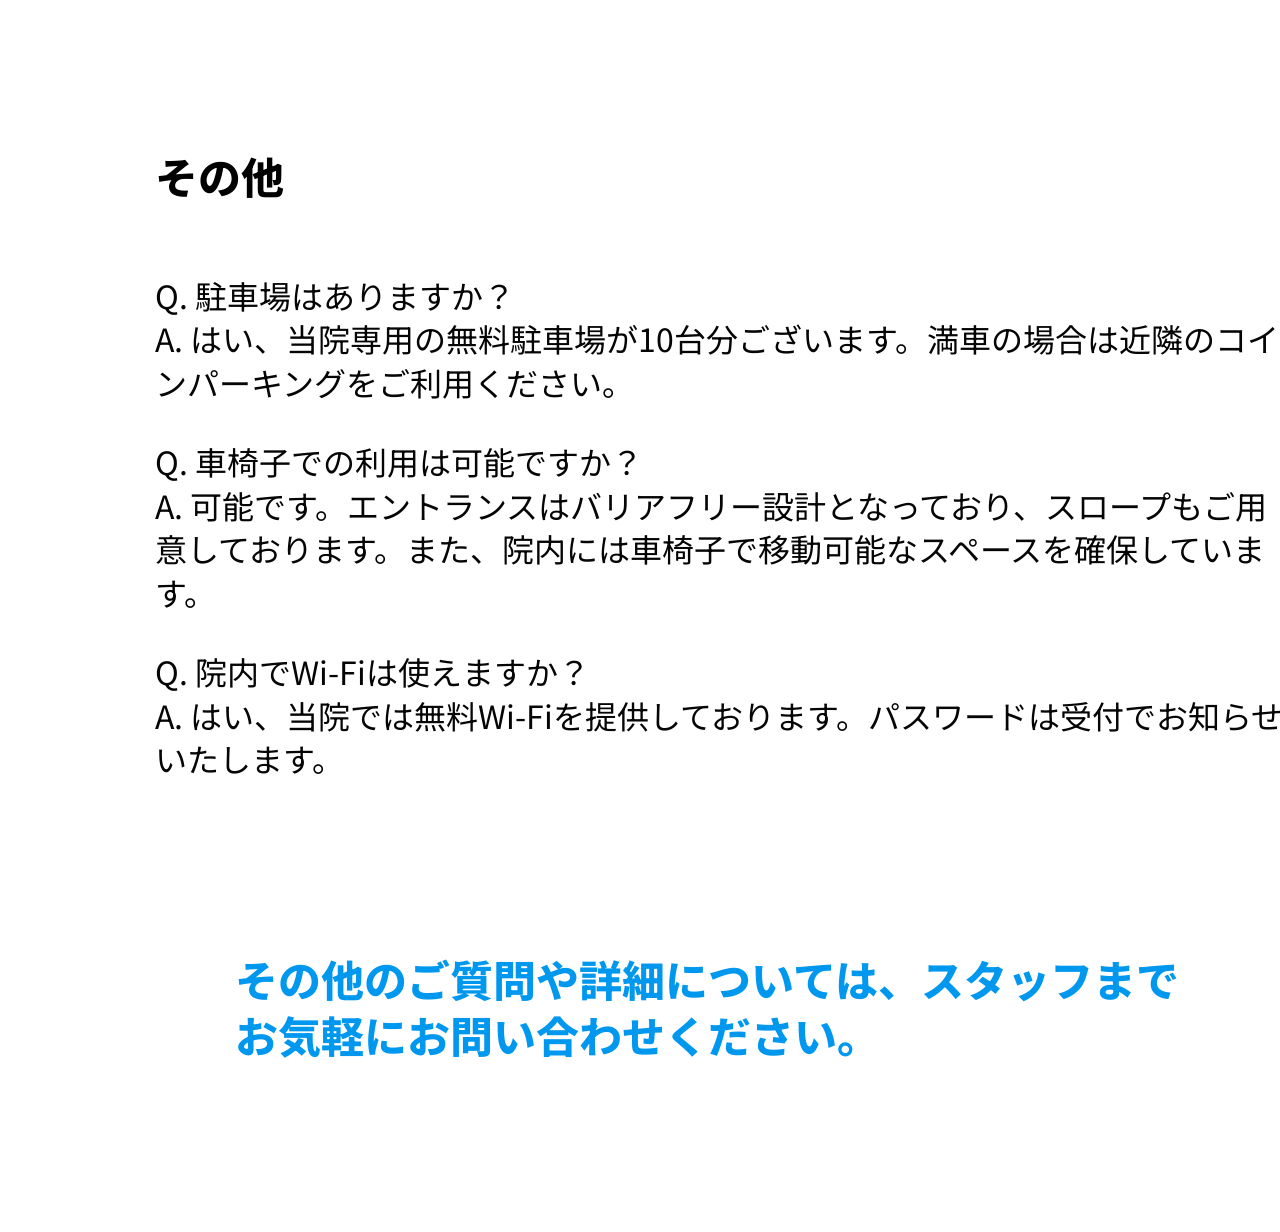
<file: faq.html>
<!DOCTYPE html><html lang="ja"><head><meta charset="UTF-8"><meta name="viewport" content="width=1440"><title>その他のご質問 | 佐藤医院</title><link rel="preconnect" href="https://fonts.googleapis.com"><link rel="preconnect" href="https://fonts.gstatic.com" crossorigin><link href="https://fonts.googleapis.com/css2?family=Noto+Sans+JP:wght@400;500;700;800&display=swap" rel="stylesheet"><link rel="stylesheet" href="./css/style.css"></head><body><main class="detail detail-faq"><a class="back-link" href="./index.html#faq">よくあるご質問に戻る</a><h1>その他のご質問</h1><section><h2>予防接種・健康診断について</h2><dl><dt>Q. インフルエンザの予防接種はいつから受けられますか？</dt><dd>A. 例年10月中旬頃から接種を開始します。予約受付は9月末から行っておりますので、詳しくはお知らせをご確認ください。</dd><dt>Q. 健康診断はどのような内容がありますか？</dt><dd>A. 一般的な健康診断から生活習慣病予防検診まで対応しております。採血、尿検査、心電図、胸部レントゲンなどが含まれます。詳しくはスタッフまでお問い合わせください。</dd><dt>Q. 子どもの予防接種も対応していますか？</dt><dd>A. 当院では、小児用の予防接種（例：MRワクチン、ヒブワクチンなど）も実施しております。スケジュールについてはお問い合わせください。</dd></dl></section><section><h2>お支払いについて</h2><dl><dt>Q. 支払いにクレジットカードは使えますか？</dt><dd>A. はい、当院では現金、クレジットカード（一部カードを除く）、電子マネーに対応しております。詳しくは受付にてお尋ねください。</dd><dt>Q. 医療費控除に必要な領収書を再発行してもらえますか？</dt><dd>A. はい、再発行可能です。ただし、再発行には日数をいただく場合がありますのでご了承ください。</dd></dl></section><section><h2>その他</h2><dl><dt>Q. 駐車場はありますか？</dt><dd>A. はい、当院専用の無料駐車場が10台分ございます。満車の場合は近隣のコインパーキングをご利用ください。</dd><dt>Q. 車椅子での利用は可能ですか？</dt><dd>A. 可能です。エントランスはバリアフリー設計となっており、スロープもご用意しております。また、院内には車椅子で移動可能なスペースを確保しています。</dd><dt>Q. 院内でWi-Fiは使えますか？</dt><dd>A. はい、当院では無料Wi-Fiを提供しております。パスワードは受付でお知らせいたします。</dd></dl></section><p class="faq-closing">その他のご質問や詳細については、スタッフまでお気軽にお問い合わせください。</p></main></body></html>
</file>
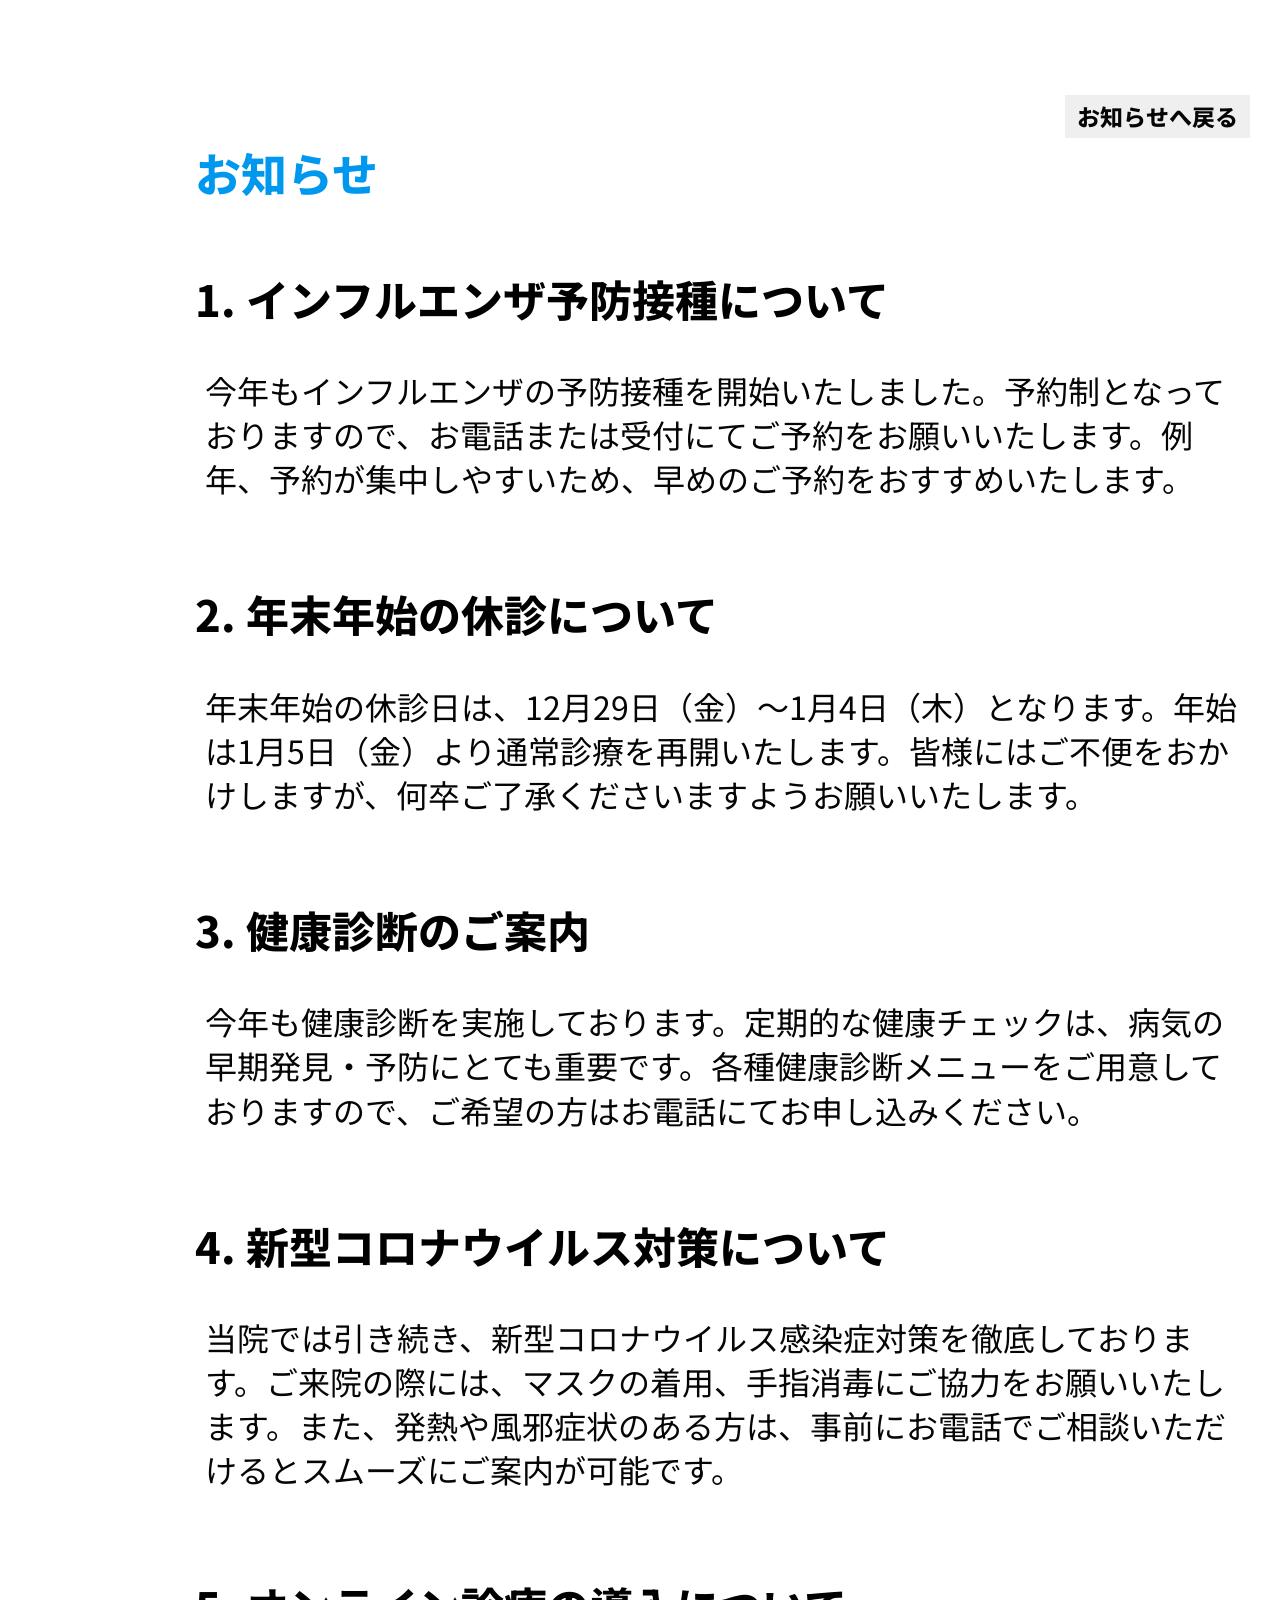
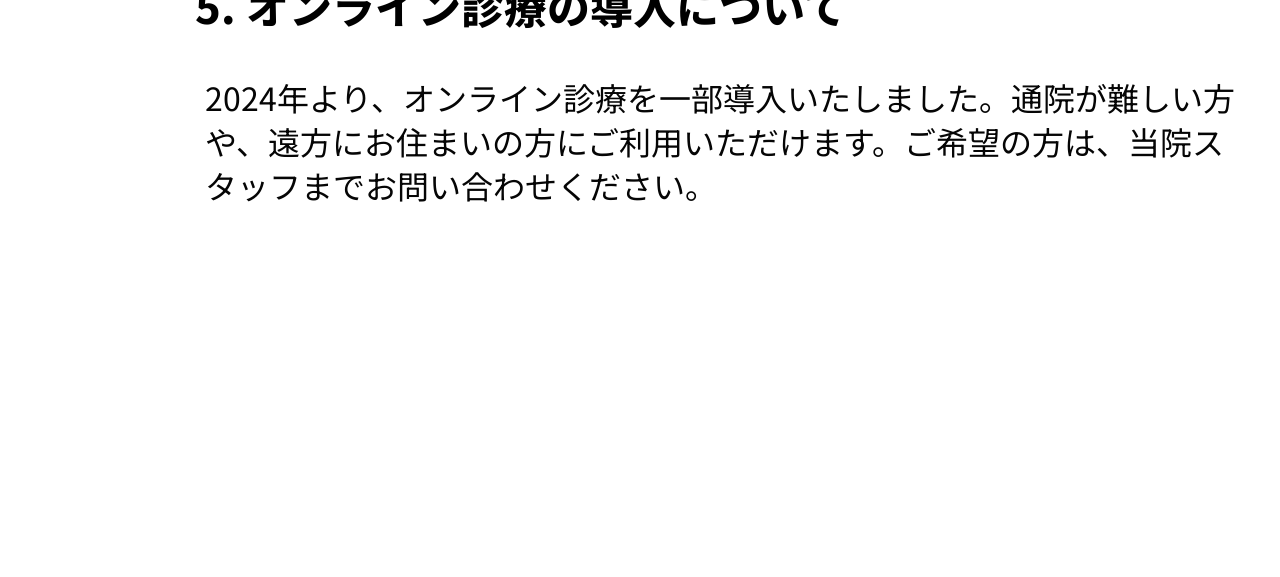
<file: news.html>
<!DOCTYPE html><html lang="ja"><head><meta charset="UTF-8"><meta name="viewport" content="width=1440"><title>お知らせ | 佐藤医院</title><link rel="preconnect" href="https://fonts.googleapis.com"><link rel="preconnect" href="https://fonts.gstatic.com" crossorigin><link href="https://fonts.googleapis.com/css2?family=Noto+Sans+JP:wght@400;500;700;800&display=swap" rel="stylesheet"><link rel="stylesheet" href="./css/style.css"></head><body><main class="detail detail-news"><a class="back-link" href="./index.html#news">お知らせへ戻る</a><h1>お知らせ</h1><article><h2>1. インフルエンザ予防接種について</h2><p>今年もインフルエンザの予防接種を開始いたしました。予約制となっておりますので、お電話または受付にてご予約をお願いいたします。例年、予約が集中しやすいため、早めのご予約をおすすめいたします。</p></article><article><h2>2. 年末年始の休診について</h2><p>年末年始の休診日は、12月29日（金）〜1月4日（木）となります。年始は1月5日（金）より通常診療を再開いたします。皆様にはご不便をおかけしますが、何卒ご了承くださいますようお願いいたします。</p></article><article><h2>3. 健康診断のご案内</h2><p>今年も健康診断を実施しております。定期的な健康チェックは、病気の早期発見・予防にとても重要です。各種健康診断メニューをご用意しておりますので、ご希望の方はお電話にてお申し込みください。</p></article><article><h2>4. 新型コロナウイルス対策について</h2><p>当院では引き続き、新型コロナウイルス感染症対策を徹底しております。ご来院の際には、マスクの着用、手指消毒にご協力をお願いいたします。また、発熱や風邪症状のある方は、事前にお電話でご相談いただけるとスムーズにご案内が可能です。</p></article><article><h2>5. オンライン診療の導入について</h2><p>2024年より、オンライン診療を一部導入いたしました。通院が難しい方や、遠方にお住まいの方にご利用いただけます。ご希望の方は、当院スタッフまでお問い合わせください。</p></article></main></body></html>
</file>
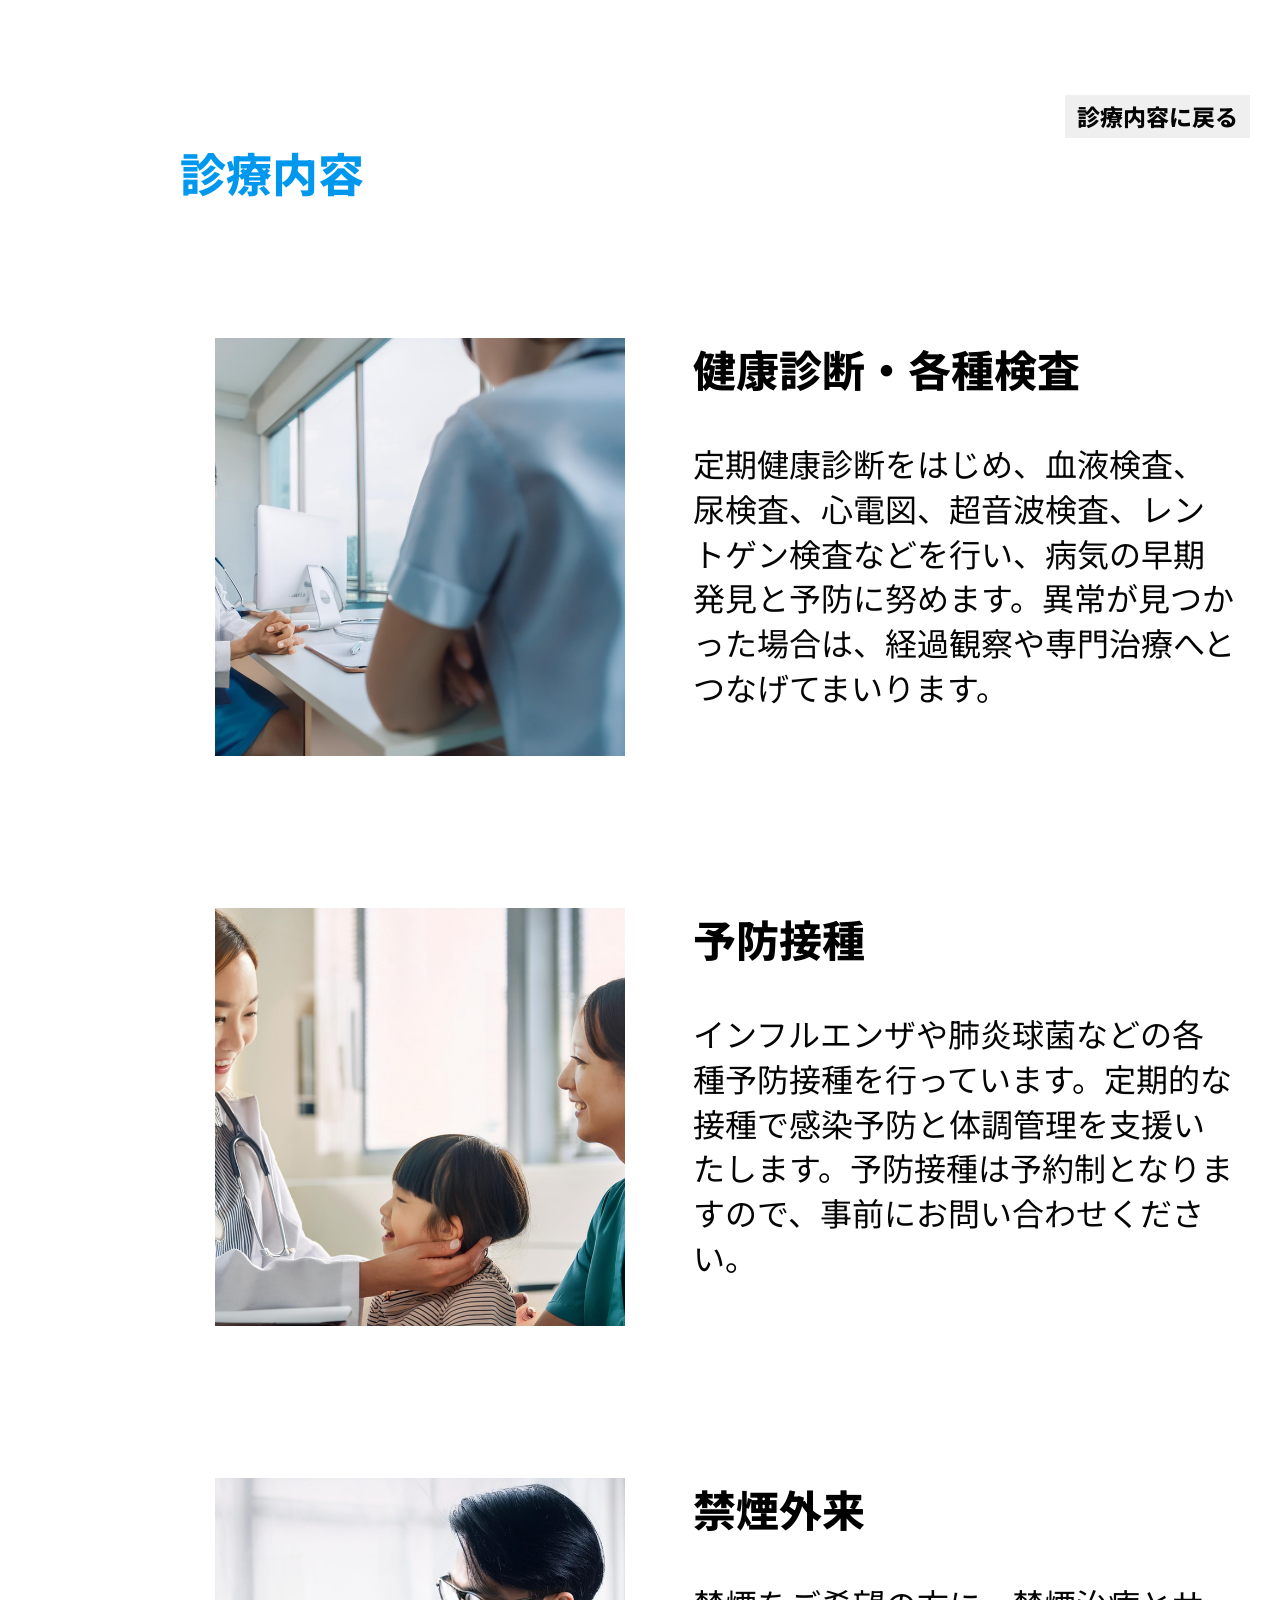
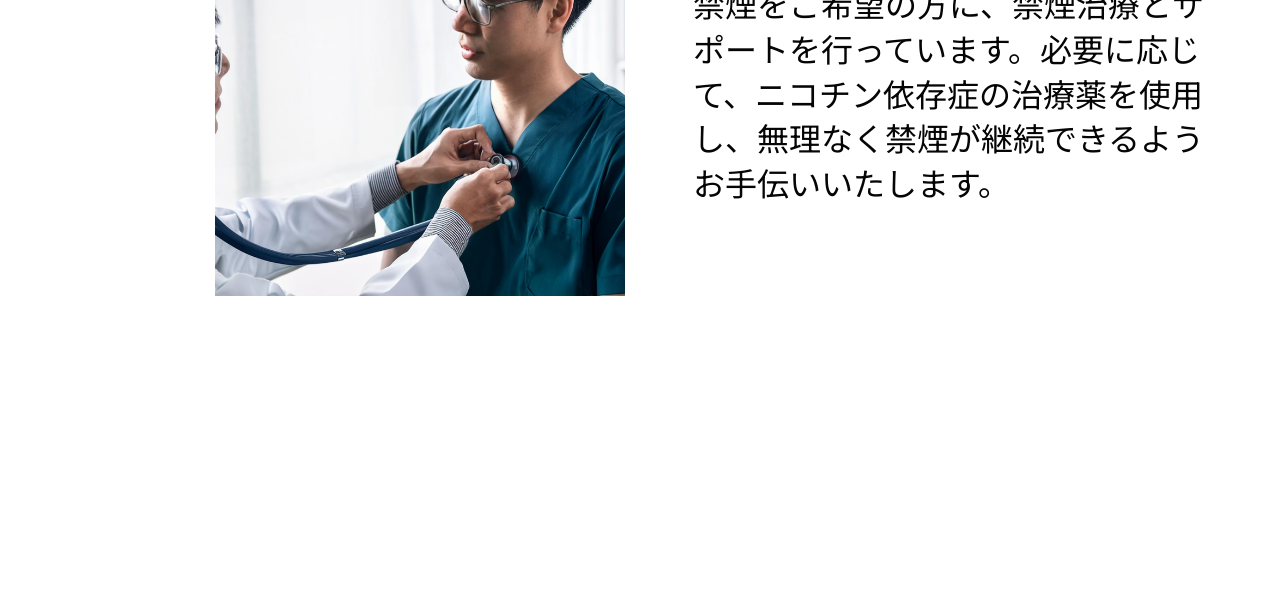
<file: services.html>
<!DOCTYPE html><html lang="ja"><head><meta charset="UTF-8"><meta name="viewport" content="width=1440"><title>診療内容 | 佐藤医院</title><link rel="preconnect" href="https://fonts.googleapis.com"><link rel="preconnect" href="https://fonts.gstatic.com" crossorigin><link href="https://fonts.googleapis.com/css2?family=Noto+Sans+JP:wght@400;500;700;800&display=swap" rel="stylesheet"><link rel="stylesheet" href="./css/style.css"></head><body><main class="detail detail-services"><a class="back-link" href="./index.html#services">診療内容に戻る</a><h1>診療内容</h1><div class="detail-service-items"><article><img src="./assets/medical_9_1.jpg" alt="健康診断の診察"><div><h2>健康診断・各種検査</h2><p>定期健康診断をはじめ、血液検査、尿検査、心電図、超音波検査、レントゲン検査などを行い、病気の早期発見と予防に努めます。異常が見つかった場合は、経過観察や専門治療へとつなげてまいります。</p></div></article><article><img src="./assets/patient_1_1.jpg" alt="予防接種の診察"><div><h2>予防接種</h2><p>インフルエンザや肺炎球菌などの各種予防接種を行っています。定期的な接種で感染予防と体調管理を支援いたします。予防接種は予約制となりますので、事前にお問い合わせください。</p></div></article><article><img src="./assets/medical_11_1.jpg" alt="禁煙外来の診察"><div><h2>禁煙外来</h2><p>禁煙をご希望の方に、禁煙治療とサポートを行っています。必要に応じて、ニコチン依存症の治療薬を使用し、無理なく禁煙が継続できるようお手伝いいたします。</p></div></article></div></main></body></html>
</file>
<file: css/style.css>
:root{--blue:#0098ef;--green:#32c75b;--gray:#cfcfcf}*{box-sizing:border-box}html{scroll-behavior:smooth}body{margin:0;min-width:1440px;color:#050505;background:#fff;font-family:'Noto Sans JP',sans-serif;font-weight:400}img{display:block;max-width:100%}a{color:inherit;text-decoration:none}h1,h2,h3,p{margin-top:0}h2{color:var(--blue);font-size:46px;line-height:1.4;font-weight:800}h3{font-size:40px;line-height:1.4;font-weight:800}.site-header{height:240px;display:flex;align-items:flex-start;justify-content:space-between;padding:34px 48px}.brand img{width:280px;height:auto}.header-right{width:1025px}.primary-nav{display:flex;gap:38px;justify-content:space-between;margin:12px 0 25px}.primary-nav a{width:130px;flex-shrink:0;background:#0065a4;color:#fff;text-align:center;border-radius:25px;font-size:16px;line-height:30px}.header-info{display:flex;align-items:center;justify-content:flex-end;gap:100px}.header-info strong{color:var(--blue);font-size:23px;text-align:center;line-height:1.3}.header-info p{font-size:13px;line-height:1.75;margin:0}.hero{position:relative;height:950px;overflow:hidden}.hero>img{height:100%;width:100%;object-fit:cover}.hero h1{position:absolute;right:110px;top:56px;font-size:58px;color:#fff;letter-spacing:2px;font-weight:800}.hours{padding:65px 0 45px}.hours-inner{width:1100px;margin:auto;text-align:center}.hours table{width:100%;border-collapse:separate;border-spacing:7px 8px;table-layout:fixed}.hours th,.hours td{padding:13px 6px;text-align:center}.hours thead th{background:var(--green);color:white;font-size:19px;font-weight:500}.hours tbody th{background:var(--blue);color:#fff;font-size:19px;font-weight:400;white-space:nowrap}.hours td{background:#d1d1d1;font-size:30px;line-height:1}.hours p{font-size:21px;font-weight:700;line-height:1.35;margin:5px auto 0}.photo-strip{display:grid;grid-template-columns:repeat(3,1fr);gap:20px;margin-top:28px}.photo-strip img{height:265px;width:100%;object-fit:cover}.content-section{width:1120px;margin-left:auto;margin-right:auto}.news-section{display:grid;grid-template-columns:510px 1fr;gap:85px;margin-top:75px;align-items:start}.news-photo{width:510px;height:725px;object-fit:cover;object-position:67% center}.news-copy h2{margin:0 0 44px}.news-copy ol{list-style-position:inside;margin:0;padding:0;font-size:32px}.news-copy li{margin-bottom:67px}.pill-link{display:block;background:#cecece;border-radius:30px;padding:9px 26px;font-size:15px;text-align:center;width:210px;margin-left:auto;margin-right:0}.greeting{padding-top:130px}.greeting h2{text-align:center;margin:0 0 45px}.greeting-grid{display:grid;grid-template-columns:410px 1fr;gap:85px;align-items:start}.greeting-grid img{width:410px;height:460px;object-fit:cover}.greeting-grid p{font-size:29px;line-height:1.47;margin-bottom:18px}.greeting-grid .signature{text-align:right;font-size:21px;font-weight:700;margin-top:80px}.services{padding-top:140px}.services h2{text-align:center;margin-bottom:50px}.service-list{padding:0 28px}.media-row{display:grid;grid-template-columns:410px 1fr;gap:66px;align-items:start}.services .media-row{margin-bottom:53px}.services .media-row img{width:410px;height:415px;object-fit:cover}.media-row h3{margin:0 0 50px}.media-row p,.media-row li{font-size:30px;line-height:1.43}.services .end-link{margin-top:0}.about-band{background:#cecece;margin-top:115px;padding:90px 0}.about-inner{width:1120px;margin:auto;display:grid;grid-template-columns:410px 1fr;gap:75px}.about-inner img{width:410px;height:420px;object-fit:cover}.about-inner h2{margin-bottom:10px}.about-inner p{font-size:30px;line-height:1.45;margin-bottom:60px}.about-inner .pill-link{background:#f5f5f5}.staff{padding-top:185px}.staff h2{text-align:center;margin-bottom:70px}.staff-intro{font-size:30px;line-height:1.55;margin:0 20px 65px}.staff-list{padding:0 18px}.staff-list .media-row{grid-template-columns:410px 1fr;gap:110px;margin-bottom:165px;align-items:center}.staff-list img{width:410px;height:420px;object-fit:cover}.staff-list h3{text-align:center;margin:0 0 25px}.staff-list ul{padding-left:30px;margin:0}.staff-list li{font-size:29px;line-height:1.37}.access-section{width:1270px;margin:25px auto 0;display:grid;grid-template-columns:600px 1fr;gap:35px}.access-section>img{width:600px;height:650px;object-fit:cover}.access-section h2{margin-bottom:55px}.access-section h3{font-size:40px;margin-bottom:22px}.access-section p{font-size:28px;line-height:1.65;margin-bottom:0}.access-section small{font-size:14px;display:block;margin:5px 0 45px}.access-section h3:nth-of-type(2){margin-bottom:14px}.faq{width:990px;margin:155px auto 0}.faq h2{text-align:center;margin-bottom:45px}.faq-body{font-size:29px;line-height:1.44}.faq-body>p{margin-bottom:40px}.faq dl{margin:0}.faq dt{margin-top:35px}.faq dd{margin-left:0}.faq .pill-link{margin-top:30px}.bottom-hours{margin-top:125px}.departments{text-align:center;margin:55px auto 0}.departments h2{margin:0 0 25px}.departments p{font-size:31px;margin-bottom:44px}.contact-note{text-align:center;color:var(--blue);font-size:45px;font-weight:800;line-height:1.4;margin:80px auto 25px}.site-footer{text-align:right;font-size:14px;padding:10px 35px 18px}
/* Separate fixed-width pages match the standalone PDF canvases. */
.detail{position:relative;width:1440px;margin:0 auto;min-height:2177px;padding:143px 195px 150px;font-size:32px;line-height:1.36}.detail h1{font-size:46px;line-height:1.3;font-weight:800;color:var(--blue);margin:0 0 110px}.detail h2{font-size:43px;color:#000;line-height:1.4;margin:0 0 40px}.detail p{font-size:32px;line-height:1.38;margin:0}.back-link{position:absolute;right:190px;top:95px;background:#efefef;font-size:23px;font-weight:800;padding:6px 12px}.detail article{margin-bottom:88px}.detail-news{padding-left:195px;padding-right:200px}.detail-news h1{margin-bottom:65px}.detail-news article{margin-bottom:83px}.detail-news article h2{margin-bottom:40px}.detail-news article p{margin-left:10px}.detail-services{padding-left:180px;padding-right:205px}.detail-services h1{margin-bottom:135px}.detail-service-items article{display:grid;grid-template-columns:410px 1fr;gap:68px;align-items:start;margin:0 0 152px 35px}.detail-service-items img{width:410px;height:418px;object-fit:cover}.detail-service-items h2{margin-bottom:43px}.detail-service-items p{line-height:1.4}.detail-about{min-height:2660px;padding-left:130px;padding-right:130px}.detail-about h1{margin-bottom:100px}.detail-about article{margin-bottom:160px}.detail-about h2{margin-bottom:60px}.detail-about p,.detail-about li{line-height:1.4}.detail-about ul{margin:0;padding-left:45px}.detail-about article:nth-of-type(3){margin-bottom:145px}.detail-about article:nth-of-type(4){margin-bottom:100px}.detail-faq{min-height:2832px;padding:145px 155px}.detail-faq h1{margin-bottom:170px}.detail-faq section{margin-bottom:155px}.detail-faq section h2{margin-bottom:68px}.detail-faq dl{margin:0}.detail-faq dt{margin-top:36px}.detail-faq dd{margin:0 0 32px}.detail-faq .faq-closing{color:var(--blue);font-size:43px;font-weight:800;line-height:1.3;margin:170px 80px 0}
</file>
